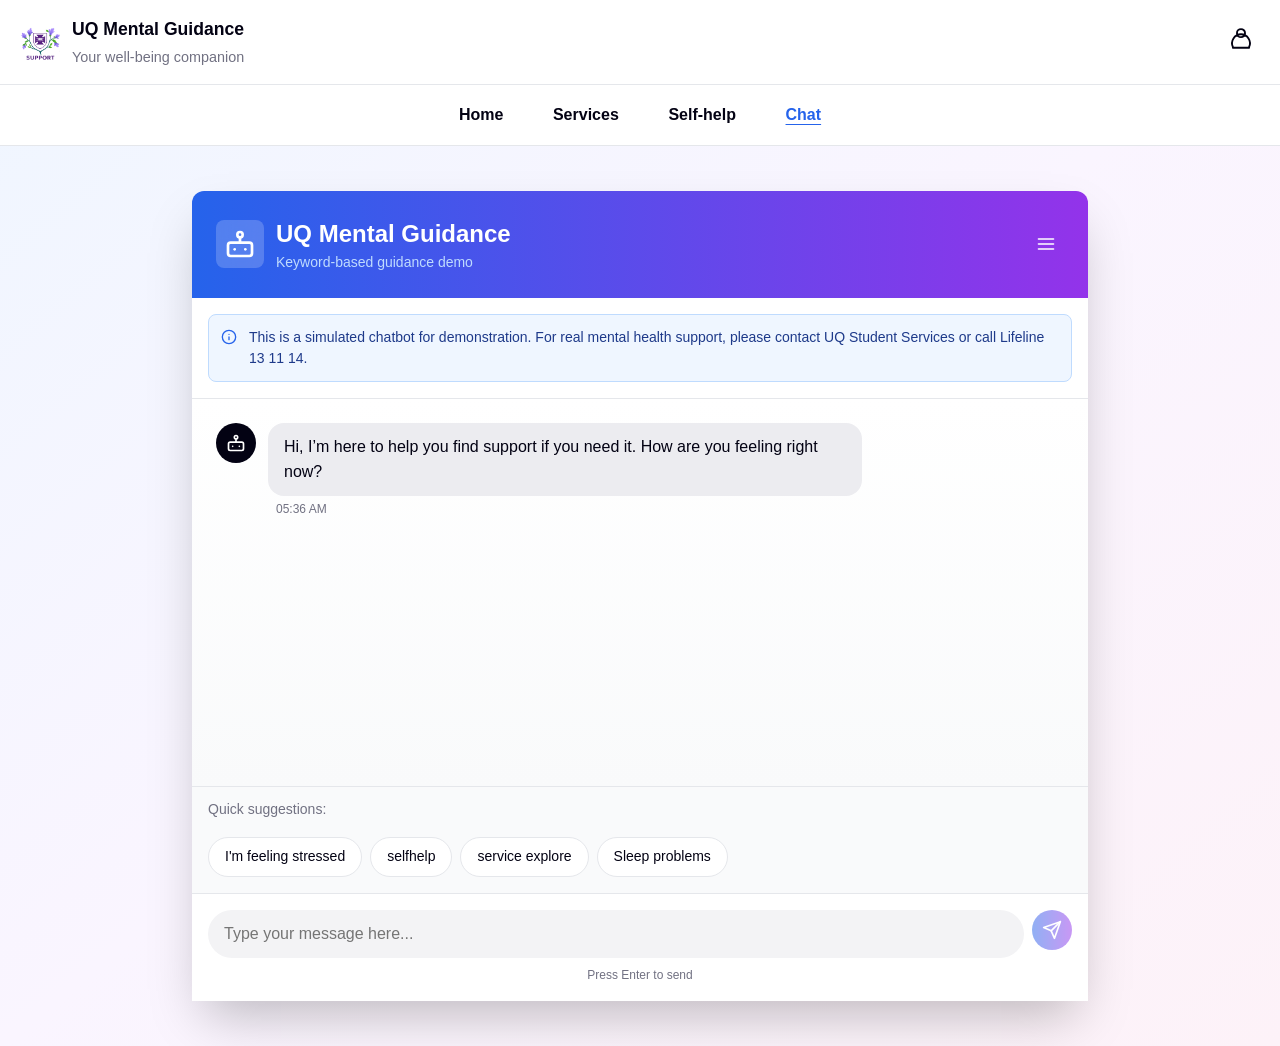
<file: Index.html>
<!DOCTYPE html>
<html lang="en">
    <head>
        <meta charset="UTF-8" />
        <meta
            name="viewport"
            content="width=device-width, initial-scale=1.0, maximum-scale=1.0, user-scalable=no"
        />
        <meta name="apple-mobile-web-app-capable" content="yes" />
        <meta
            name="apple-mobile-web-app-status-bar-style"
            content="black-translucent"
        />
        <title>UQ Mental Guidance - Chat Assistant</title>
        <link rel="stylesheet" href="./CSS/Style.css" />
    </head>

    <body>
        <style>
            :root {
                --indigo: #2563eb;
                --violet: #9333ea;
                --text: #030213;
                --muted: #717182;
                --border: #e5e7eb;
                --bgsoft: #f3f3f5;
            }
            .site-topbar {
                position: sticky;
                top: 0;
                z-index: 100;
                display: flex;
                align-items: center;
                justify-content: space-between;
                padding: 1rem 1.25rem;
                background: #fff;
                border-bottom: 1px solid var(--border);
            }
            .site-brand {
                display: flex;
                align-items: center;
                gap: 0.75rem;
            }
            .site-logo {
                width: 40px;
                height: 40px;
                border-radius: 10px;
                object-fit: cover;
            }
            .site-title {
                margin: 0;
                font-size: 1.1rem;
                color: var(--text);
                font-weight: 800;
            }
            .site-sub {
                margin: 0.15rem 0 0;
                color: var(--muted);
                font-size: 0.9rem;
            }
            .site-userbtn {
                background: 0 0;
                border: 0;
                cursor: pointer;
                padding: 0.35rem;
                border-radius: 9999px;
            }
            .site-userbtn:hover {
                background: var(--bgsoft);
            }
            .site-userbtn svg {
                width: 26px;
                height: 26px;
                stroke: var(--text);
            }
            .site-mainnav {
                position: sticky;
                top: 64px;
                z-index: 99; 
                display: flex;
                justify-content: center;
                gap: 2rem;
                background: #fff;
                border-bottom: 1px solid var(--border);
                padding: 0.7rem 0.75rem;
            }
            .site-mainnav a {
                text-decoration: none;
                font-weight: 700;
                color: var(--text);
                transition: color 0.15s ease;
            }
            .site-mainnav a:hover {
                color: var(--violet);
            }
            .site-mainnav a.is-active {
                color: var(--indigo);
            }
            @media (max-width: 640px) {
                .site-topbar {
                    padding: 0.8rem 0.9rem;
                }
                .site-mainnav {
                    gap: 1.25rem;
                    padding: 0.6rem 0.5rem;
                }
            }
        </style>

        <header class="site-topbar">
            <div class="site-brand">
                <img
                    src="./image/Logo.png"
                    alt="UQ Support Logo"
                    class="site-logo"
                />
                <div>
                    <h1 class="site-title">UQ Mental Guidance</h1>
                    <p class="site-sub">Your well-being companion</p>
                </div>
            </div>
            <button
                class="site-userbtn"
                aria-label="Sign in / Profile"
                onclick="location.href='./Support-Login.html'"
            >
                <svg
                    viewBox="0 0 24 24"
                    fill="none"
                    stroke-width="1.7"
                    stroke="currentColor"
                >
                    <path
                        stroke-linecap="round"
                        stroke-linejoin="round"
                        d="M15.75 7.5a3.75 3.75 0 11-7.5 0 3.75 3.75 0 017.5 0zM4.5 20.25a8.25 8.25 0 1115 0v.75H4.5v-.75z"
                    />
                </svg>
            </button>
        </header>
        <nav class="site-mainnav" id="siteMainNav">
            <a href="./Home.html" data-match="home.html">Home</a>
            <a href="./Services-Explore.html" data-match="services-explore.html"
                >Services</a
            >
            <a href="./Self-help.html" data-match="self-help.html">Self-help</a>
            <a href="./Index.html" data-match="index.html">Chat</a>
        </nav>
        <script>
            (function () {
                var path = (
                    location.pathname.split("/").pop() || ""
                ).toLowerCase();
                var links = document.querySelectorAll("#siteMainNav a");
                var matched = false;
                links.forEach(function (a) {
                    var key = (
                        a.getAttribute("data-match") || ""
                    ).toLowerCase();
                    if (key && path.indexOf(key) !== -1) {
                        a.classList.add("is-active");
                        a.setAttribute("aria-current", "page");
                        matched = true;
                    } else {
                        a.classList.remove("is-active");
                        a.removeAttribute("aria-current");
                    }
                });
                if (!matched) {
                    var home = document.querySelector(
                        '#siteMainNav a[data-match="home.html"]'
                    );
                    if (home) home.classList.add("is-active");
                }
            })();
        </script>
        <div class="app-container">
            <div class="chat-card">
                <div class="header">
                    <div class="header-content">
                        <div class="bot-icon-container">
                            <svg
                                class="bot-icon"
                                xmlns="http://www.w3.org/2000/svg"
                                viewBox="0 0 24 24"
                                fill="none"
                                stroke="currentColor"
                                stroke-width="2"
                                stroke-linecap="round"
                                stroke-linejoin="round"
                            >
                                <rect
                                    x="3"
                                    y="11"
                                    width="18"
                                    height="10"
                                    rx="2"
                                ></rect>
                                <circle cx="12" cy="5" r="2"></circle>
                                <path d="M12 7v4"></path>
                                <line x1="8" y1="16" x2="8" y2="16"></line>
                                <line x1="16" y1="16" x2="16" y2="16"></line>
                            </svg>
                        </div>
                        <div class="header-text">
                            <h1>UQ Mental Guidance</h1>
                            <p class="subtitle">Keyword-based guidance demo</p>
                        </div>
                    </div>
                    <button class="menu-button" aria-label="Menu">
                        <svg
                            xmlns="http://www.w3.org/2000/svg"
                            viewBox="0 0 24 24"
                            fill="none"
                            stroke="currentColor"
                            stroke-width="2"
                            stroke-linecap="round"
                            stroke-linejoin="round"
                        >
                            <line x1="3" y1="12" x2="21" y2="12"></line>
                            <line x1="3" y1="6" x2="21" y2="6"></line>
                            <line x1="3" y1="18" x2="21" y2="18"></line>
                        </svg>
                    </button>
                </div>
                <div class="info-alert-container">
                    <div class="info-alert">
                        <svg
                            class="info-icon"
                            xmlns="http://www.w3.org/2000/svg"
                            viewBox="0 0 24 24"
                            fill="none"
                            stroke="currentColor"
                            stroke-width="2"
                            stroke-linecap="round"
                            stroke-linejoin="round"
                        >
                            <circle cx="12" cy="12" r="10"></circle>
                            <line x1="12" y1="16" x2="12" y2="12"></line>
                            <line x1="12" y1="8" x2="12.01" y2="8"></line>
                        </svg>
                        <p>
                            This is a simulated chatbot for demonstration. For
                            real mental health support, please contact UQ
                            Student Services or call Lifeline 13 11 14.
                        </p>
                    </div>
                </div>
                <div class="messages-container" id="messagesContainer">
                </div>
                <div class="suggestions-container" id="suggestionsContainer">
                    <p class="suggestions-label">Quick suggestions:</p>
                    <div class="suggestions-chips" id="suggestionsChips">
                    </div>
                </div>
                <div class="input-area">
                    <div class="input-wrapper">
                        <input
                            type="text"
                            id="messageInput"
                            placeholder="Type your message here..."
                            class="message-input"
                            autocomplete="off"
                        />
                        <button
                            id="sendButton"
                            class="send-button"
                            aria-label="Send message"
                        >
                            <svg
                                xmlns="http://www.w3.org/2000/svg"
                                viewBox="0 0 24 24"
                                fill="none"
                                stroke="currentColor"
                                stroke-width="2"
                                stroke-linecap="round"
                                stroke-linejoin="round"
                            >
                                <line x1="22" y1="2" x2="11" y2="13"></line>
                                <polygon
                                    points="22 2 15 22 11 13 2 9 22 2"
                                ></polygon>
                            </svg>
                        </button>
                    </div>
                    <p class="input-hint">Press Enter to send</p>
                </div>
            </div>
        </div>
        <script src="./JS/Script.js"></script>
    </body>
</html>
</file>
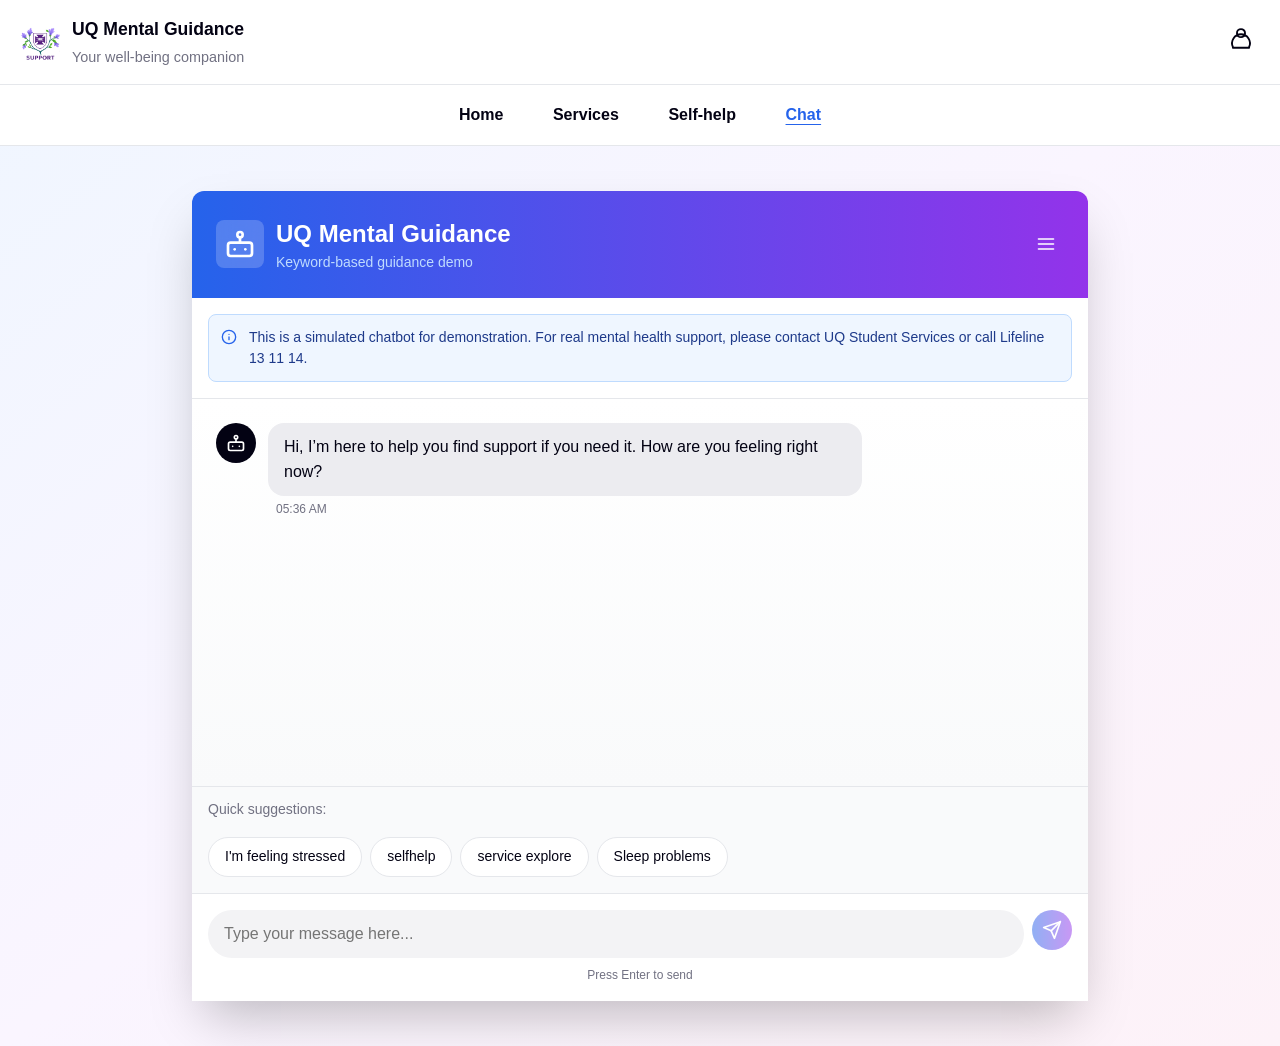
<file: HTML/Index.html>
<!DOCTYPE html>
<html lang="en">
    <head>
        <meta charset="UTF-8" />
        <meta
            name="viewport"
            content="width=device-width, initial-scale=1.0, maximum-scale=1.0, user-scalable=no"
        />
        <meta name="apple-mobile-web-app-capable" content="yes" />
        <meta
            name="apple-mobile-web-app-status-bar-style"
            content="black-translucent"
        />
        <title>UQ Mental Guidance - Chat Assistant</title>
        <link rel="stylesheet" href="../CSS/Style.css" />
    </head>

    <body>
        <style>
            :root {
                --indigo: #2563eb;
                --violet: #9333ea;
                --text: #030213;
                --muted: #717182;
                --border: #e5e7eb;
                --bgsoft: #f3f3f5;
            }
            .site-topbar {
                position: sticky;
                top: 0;
                z-index: 100;
                display: flex;
                align-items: center;
                justify-content: space-between;
                padding: 1rem 1.25rem;
                background: #fff;
                border-bottom: 1px solid var(--border);
            }
            .site-brand {
                display: flex;
                align-items: center;
                gap: 0.75rem;
            }
            .site-logo {
                width: 40px;
                height: 40px;
                border-radius: 10px;
                object-fit: cover;
            }
            .site-title {
                margin: 0;
                font-size: 1.1rem;
                color: var(--text);
                font-weight: 800;
            }
            .site-sub {
                margin: 0.15rem 0 0;
                color: var(--muted);
                font-size: 0.9rem;
            }
            .site-userbtn {
                background: 0 0;
                border: 0;
                cursor: pointer;
                padding: 0.35rem;
                border-radius: 9999px;
            }
            .site-userbtn:hover {
                background: var(--bgsoft);
            }
            .site-userbtn svg {
                width: 26px;
                height: 26px;
                stroke: var(--text);
            }
            .site-mainnav {
                position: sticky;
                top: 64px;
                z-index: 99; 
                display: flex;
                justify-content: center;
                gap: 2rem;
                background: #fff;
                border-bottom: 1px solid var(--border);
                padding: 0.7rem 0.75rem;
            }
            .site-mainnav a {
                text-decoration: none;
                font-weight: 700;
                color: var(--text);
                transition: color 0.15s ease;
            }
            .site-mainnav a:hover {
                color: var(--violet);
            }
            .site-mainnav a.is-active {
                color: var(--indigo);
            }
            @media (max-width: 640px) {
                .site-topbar {
                    padding: 0.8rem 0.9rem;
                }
                .site-mainnav {
                    gap: 1.25rem;
                    padding: 0.6rem 0.5rem;
                }
            }
        </style>

        <header class="site-topbar">
            <div class="site-brand">
                <img
                    src="../image/Logo.png"
                    alt="UQ Support Logo"
                    class="site-logo"
                />
                <div>
                    <h1 class="site-title">UQ Mental Guidance</h1>
                    <p class="site-sub">Your well-being companion</p>
                </div>
            </div>
            <button
                class="site-userbtn"
                aria-label="Sign in / Profile"
                onclick="location.href='./Support-Login.html'"
            >
                <svg
                    viewBox="0 0 24 24"
                    fill="none"
                    stroke-width="1.7"
                    stroke="currentColor"
                >
                    <path
                        stroke-linecap="round"
                        stroke-linejoin="round"
                        d="M15.75 7.5a3.75 3.75 0 11-7.5 0 3.75 3.75 0 017.5 0zM4.5 20.25a8.25 8.25 0 1115 0v.75H4.5v-.75z"
                    />
                </svg>
            </button>
        </header>
        <nav class="site-mainnav" id="siteMainNav">
            <a href="./Home.html" data-match="home.html">Home</a>
            <a href="./Services-Explore.html" data-match="services-explore.html"
                >Services</a
            >
            <a href="./Self-help.html" data-match="self-help.html">Self-help</a>
            <a href="./Index.html" data-match="index.html">Chat</a>
        </nav>
        <script>
            (function () {
                var path = (
                    location.pathname.split("/").pop() || ""
                ).toLowerCase();
                var links = document.querySelectorAll("#siteMainNav a");
                var matched = false;
                links.forEach(function (a) {
                    var key = (
                        a.getAttribute("data-match") || ""
                    ).toLowerCase();
                    if (key && path.indexOf(key) !== -1) {
                        a.classList.add("is-active");
                        a.setAttribute("aria-current", "page");
                        matched = true;
                    } else {
                        a.classList.remove("is-active");
                        a.removeAttribute("aria-current");
                    }
                });
                if (!matched) {
                    var home = document.querySelector(
                        '#siteMainNav a[data-match="home.html"]'
                    );
                    if (home) home.classList.add("is-active");
                }
            })();
        </script>
        <div class="app-container">
            <div class="chat-card">
                <div class="header">
                    <div class="header-content">
                        <div class="bot-icon-container">
                            <svg
                                class="bot-icon"
                                xmlns="http://www.w3.org/2000/svg"
                                viewBox="0 0 24 24"
                                fill="none"
                                stroke="currentColor"
                                stroke-width="2"
                                stroke-linecap="round"
                                stroke-linejoin="round"
                            >
                                <rect
                                    x="3"
                                    y="11"
                                    width="18"
                                    height="10"
                                    rx="2"
                                ></rect>
                                <circle cx="12" cy="5" r="2"></circle>
                                <path d="M12 7v4"></path>
                                <line x1="8" y1="16" x2="8" y2="16"></line>
                                <line x1="16" y1="16" x2="16" y2="16"></line>
                            </svg>
                        </div>
                        <div class="header-text">
                            <h1>UQ Mental Guidance</h1>
                            <p class="subtitle">Keyword-based guidance demo</p>
                        </div>
                    </div>
                    <button class="menu-button" aria-label="Menu">
                        <svg
                            xmlns="http://www.w3.org/2000/svg"
                            viewBox="0 0 24 24"
                            fill="none"
                            stroke="currentColor"
                            stroke-width="2"
                            stroke-linecap="round"
                            stroke-linejoin="round"
                        >
                            <line x1="3" y1="12" x2="21" y2="12"></line>
                            <line x1="3" y1="6" x2="21" y2="6"></line>
                            <line x1="3" y1="18" x2="21" y2="18"></line>
                        </svg>
                    </button>
                </div>
                <div class="info-alert-container">
                    <div class="info-alert">
                        <svg
                            class="info-icon"
                            xmlns="http://www.w3.org/2000/svg"
                            viewBox="0 0 24 24"
                            fill="none"
                            stroke="currentColor"
                            stroke-width="2"
                            stroke-linecap="round"
                            stroke-linejoin="round"
                        >
                            <circle cx="12" cy="12" r="10"></circle>
                            <line x1="12" y1="16" x2="12" y2="12"></line>
                            <line x1="12" y1="8" x2="12.01" y2="8"></line>
                        </svg>
                        <p>
                            This is a simulated chatbot for demonstration. For
                            real mental health support, please contact UQ
                            Student Services or call Lifeline 13 11 14.
                        </p>
                    </div>
                </div>
                <div class="messages-container" id="messagesContainer">
                </div>
                <div class="suggestions-container" id="suggestionsContainer">
                    <p class="suggestions-label">Quick suggestions:</p>
                    <div class="suggestions-chips" id="suggestionsChips">
                    </div>
                </div>
                <div class="input-area">
                    <div class="input-wrapper">
                        <input
                            type="text"
                            id="messageInput"
                            placeholder="Type your message here..."
                            class="message-input"
                            autocomplete="off"
                        />
                        <button
                            id="sendButton"
                            class="send-button"
                            aria-label="Send message"
                        >
                            <svg
                                xmlns="http://www.w3.org/2000/svg"
                                viewBox="0 0 24 24"
                                fill="none"
                                stroke="currentColor"
                                stroke-width="2"
                                stroke-linecap="round"
                                stroke-linejoin="round"
                            >
                                <line x1="22" y1="2" x2="11" y2="13"></line>
                                <polygon
                                    points="22 2 15 22 11 13 2 9 22 2"
                                ></polygon>
                            </svg>
                        </button>
                    </div>
                    <p class="input-hint">Press Enter to send</p>
                </div>
            </div>
        </div>
        <script src="../JS/Script.js"></script>
    </body>
</html>
</file>
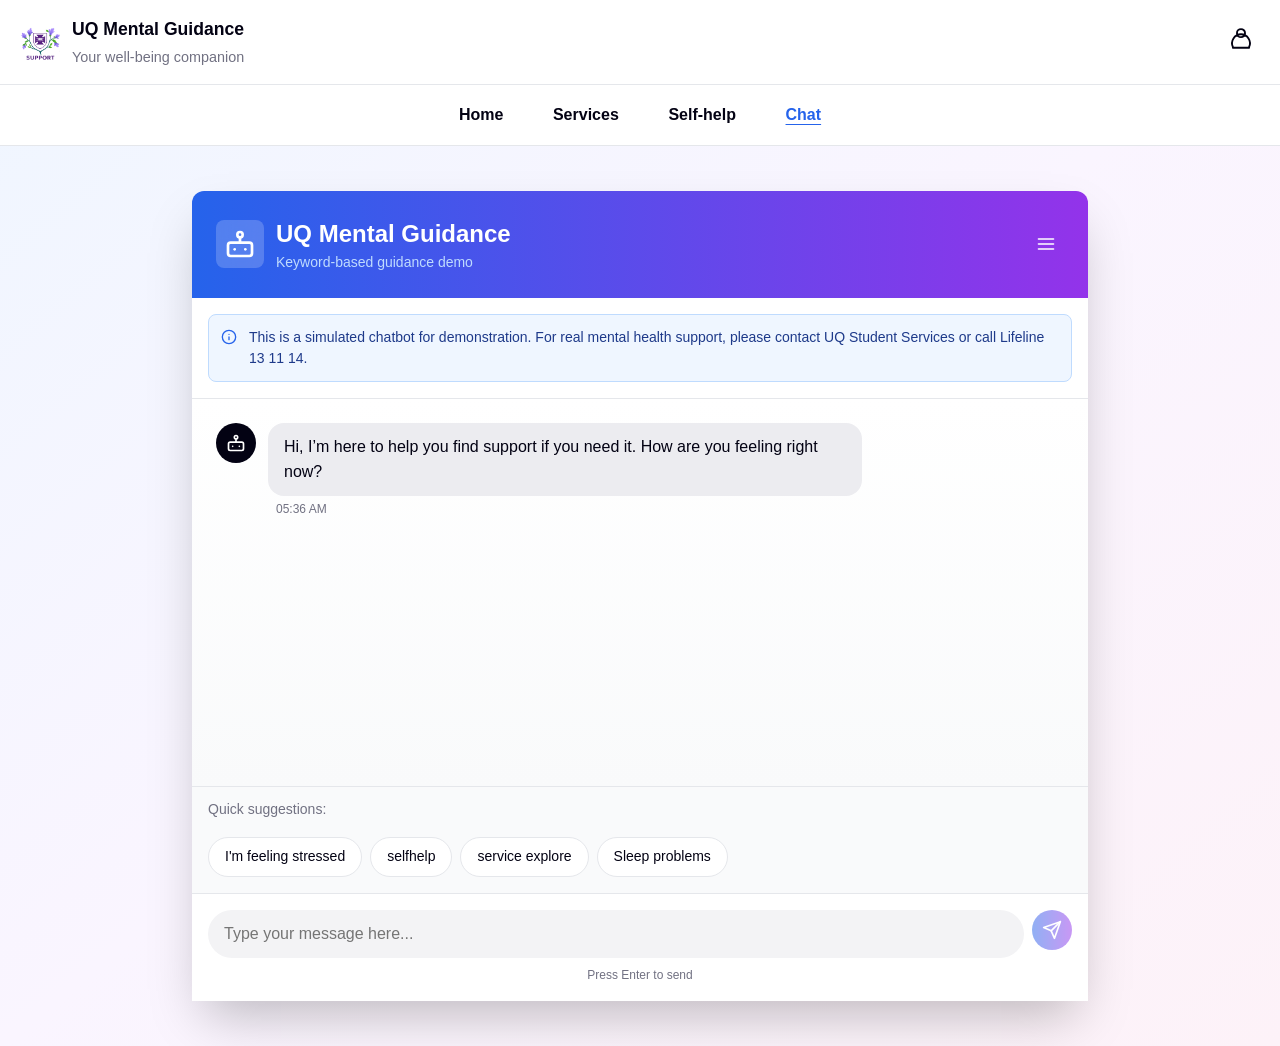
<file: Wellbeing-MVP/HTML/Index.html>
<!DOCTYPE html>
<html lang="en">
    <head>
        <meta charset="UTF-8" />
        <meta
            name="viewport"
            content="width=device-width, initial-scale=1.0, maximum-scale=1.0, user-scalable=no"
        />
        <meta name="apple-mobile-web-app-capable" content="yes" />
        <meta
            name="apple-mobile-web-app-status-bar-style"
            content="black-translucent"
        />
        <title>UQ Mental Guidance - Chat Assistant</title>
        <link rel="stylesheet" href="../CSS/Style.css" />
    </head>

    <body>
        <!-- ========= BEGIN: Global Header + Main Nav (paste at top of <body>) ========= -->
        <style>
            :root {
                --indigo: #2563eb;
                --violet: #9333ea;
                --text: #030213;
                --muted: #717182;
                --border: #e5e7eb;
                --bgsoft: #f3f3f5;
            }
            /* 顶部品牌栏（避免与你现有 .topbar 命名冲突，使用独立类名） */
            .site-topbar {
                position: sticky;
                top: 0;
                z-index: 100;
                display: flex;
                align-items: center;
                justify-content: space-between;
                padding: 1rem 1.25rem;
                background: #fff;
                border-bottom: 1px solid var(--border);
            }
            .site-brand {
                display: flex;
                align-items: center;
                gap: 0.75rem;
            }
            .site-logo {
                width: 40px;
                height: 40px;
                border-radius: 10px;
                object-fit: cover;
            }
            .site-title {
                margin: 0;
                font-size: 1.1rem;
                color: var(--text);
                font-weight: 800;
            }
            .site-sub {
                margin: 0.15rem 0 0;
                color: var(--muted);
                font-size: 0.9rem;
            }
            .site-userbtn {
                background: 0 0;
                border: 0;
                cursor: pointer;
                padding: 0.35rem;
                border-radius: 9999px;
            }
            .site-userbtn:hover {
                background: var(--bgsoft);
            }
            .site-userbtn svg {
                width: 26px;
                height: 26px;
                stroke: var(--text);
            }

            /* 第二行主导航 */
            .site-mainnav {
                position: sticky;
                top: 64px;
                z-index: 99; /* 紧跟在顶部栏下方 */
                display: flex;
                justify-content: center;
                gap: 2rem;
                background: #fff;
                border-bottom: 1px solid var(--border);
                padding: 0.7rem 0.75rem;
            }
            .site-mainnav a {
                text-decoration: none;
                font-weight: 700;
                color: var(--text);
                transition: color 0.15s ease;
            }
            .site-mainnav a:hover {
                color: var(--violet);
            }
            .site-mainnav a.is-active {
                color: var(--indigo);
            }

            /* 小屏优化 */
            @media (max-width: 640px) {
                .site-topbar {
                    padding: 0.8rem 0.9rem;
                }
                .site-mainnav {
                    gap: 1.25rem;
                    padding: 0.6rem 0.5rem;
                }
            }
        </style>

        <header class="site-topbar">
            <div class="site-brand">
                <img
                    src="../image/Logo.png"
                    alt="UQ Support Logo"
                    class="site-logo"
                />
                <div>
                    <h1 class="site-title">UQ Mental Guidance</h1>
                    <p class="site-sub">Your well-being companion</p>
                </div>
            </div>
            <!-- 用户按钮：点击去登录页（login页本身不要粘贴本模板） -->
            <button
                class="site-userbtn"
                aria-label="Sign in / Profile"
                onclick="location.href='./Support-Login.html'"
            >
                <svg
                    viewBox="0 0 24 24"
                    fill="none"
                    stroke-width="1.7"
                    stroke="currentColor"
                >
                    <path
                        stroke-linecap="round"
                        stroke-linejoin="round"
                        d="M15.75 7.5a3.75 3.75 0 11-7.5 0 3.75 3.75 0 017.5 0zM4.5 20.25a8.25 8.25 0 1115 0v.75H4.5v-.75z"
                    />
                </svg>
            </button>
        </header>

        <nav class="site-mainnav" id="siteMainNav">
            <a href="./Home.html" data-match="home.html">Home</a>
            <a href="./Services-Explore.html" data-match="services-explore.html"
                >Services</a
            >
            <a href="./Self-help.html" data-match="self-help.html">Self-help</a>
            <a href="./Index.html" data-match="index.html">Chat</a>
        </nav>

        <script>
            (function () {
                // 根据当前 URL 自动高亮
                var path = (
                    location.pathname.split("/").pop() || ""
                ).toLowerCase();
                // 兼容没有 Home.html 时，把其它页面都当作“非 Home”，仅当匹配到 home.html 才点亮 Home
                var links = document.querySelectorAll("#siteMainNav a");
                var matched = false;
                links.forEach(function (a) {
                    var key = (
                        a.getAttribute("data-match") || ""
                    ).toLowerCase();
                    if (key && path.indexOf(key) !== -1) {
                        a.classList.add("is-active");
                        a.setAttribute("aria-current", "page");
                        matched = true;
                    } else {
                        a.classList.remove("is-active");
                        a.removeAttribute("aria-current");
                    }
                });
                // 若未匹配任何具体页，默认高亮 Home（例如站点根路径或自定义首页）
                if (!matched) {
                    var home = document.querySelector(
                        '#siteMainNav a[data-match="home.html"]'
                    );
                    if (home) home.classList.add("is-active");
                }
            })();
        </script>
        <!-- ========= END: Global Header + Main Nav ========= -->

        <div class="app-container">
            <div class="chat-card">
                <!-- Header -->
                <div class="header">
                    <div class="header-content">
                        <div class="bot-icon-container">
                            <svg
                                class="bot-icon"
                                xmlns="http://www.w3.org/2000/svg"
                                viewBox="0 0 24 24"
                                fill="none"
                                stroke="currentColor"
                                stroke-width="2"
                                stroke-linecap="round"
                                stroke-linejoin="round"
                            >
                                <rect
                                    x="3"
                                    y="11"
                                    width="18"
                                    height="10"
                                    rx="2"
                                ></rect>
                                <circle cx="12" cy="5" r="2"></circle>
                                <path d="M12 7v4"></path>
                                <line x1="8" y1="16" x2="8" y2="16"></line>
                                <line x1="16" y1="16" x2="16" y2="16"></line>
                            </svg>
                        </div>
                        <div class="header-text">
                            <h1>UQ Mental Guidance</h1>
                            <p class="subtitle">Keyword-based guidance demo</p>
                        </div>
                    </div>
                    <button class="menu-button" aria-label="Menu">
                        <svg
                            xmlns="http://www.w3.org/2000/svg"
                            viewBox="0 0 24 24"
                            fill="none"
                            stroke="currentColor"
                            stroke-width="2"
                            stroke-linecap="round"
                            stroke-linejoin="round"
                        >
                            <line x1="3" y1="12" x2="21" y2="12"></line>
                            <line x1="3" y1="6" x2="21" y2="6"></line>
                            <line x1="3" y1="18" x2="21" y2="18"></line>
                        </svg>
                    </button>
                </div>

                <!-- Info Alert -->
                <div class="info-alert-container">
                    <div class="info-alert">
                        <svg
                            class="info-icon"
                            xmlns="http://www.w3.org/2000/svg"
                            viewBox="0 0 24 24"
                            fill="none"
                            stroke="currentColor"
                            stroke-width="2"
                            stroke-linecap="round"
                            stroke-linejoin="round"
                        >
                            <circle cx="12" cy="12" r="10"></circle>
                            <line x1="12" y1="16" x2="12" y2="12"></line>
                            <line x1="12" y1="8" x2="12.01" y2="8"></line>
                        </svg>
                        <p>
                            This is a simulated chatbot for demonstration. For
                            real mental health support, please contact UQ
                            Student Services or call Lifeline 13 11 14.
                        </p>
                    </div>
                </div>

                <!-- Messages Area -->
                <div class="messages-container" id="messagesContainer">
                    <!-- Messages will be dynamically added here -->
                </div>

                <!-- Suggestions -->
                <div class="suggestions-container" id="suggestionsContainer">
                    <p class="suggestions-label">Quick suggestions:</p>
                    <div class="suggestions-chips" id="suggestionsChips">
                        <!-- Suggestion chips will be added here -->
                    </div>
                </div>

                <!-- Input Area -->
                <div class="input-area">
                    <div class="input-wrapper">
                        <input
                            type="text"
                            id="messageInput"
                            placeholder="Type your message here..."
                            class="message-input"
                            autocomplete="off"
                        />
                        <button
                            id="sendButton"
                            class="send-button"
                            aria-label="Send message"
                        >
                            <svg
                                xmlns="http://www.w3.org/2000/svg"
                                viewBox="0 0 24 24"
                                fill="none"
                                stroke="currentColor"
                                stroke-width="2"
                                stroke-linecap="round"
                                stroke-linejoin="round"
                            >
                                <line x1="22" y1="2" x2="11" y2="13"></line>
                                <polygon
                                    points="22 2 15 22 11 13 2 9 22 2"
                                ></polygon>
                            </svg>
                        </button>
                    </div>
                    <p class="input-hint">Press Enter to send</p>
                </div>
            </div>
        </div>

        <script src="../JS/Script.js"></script>
    </body>
</html>
</file>
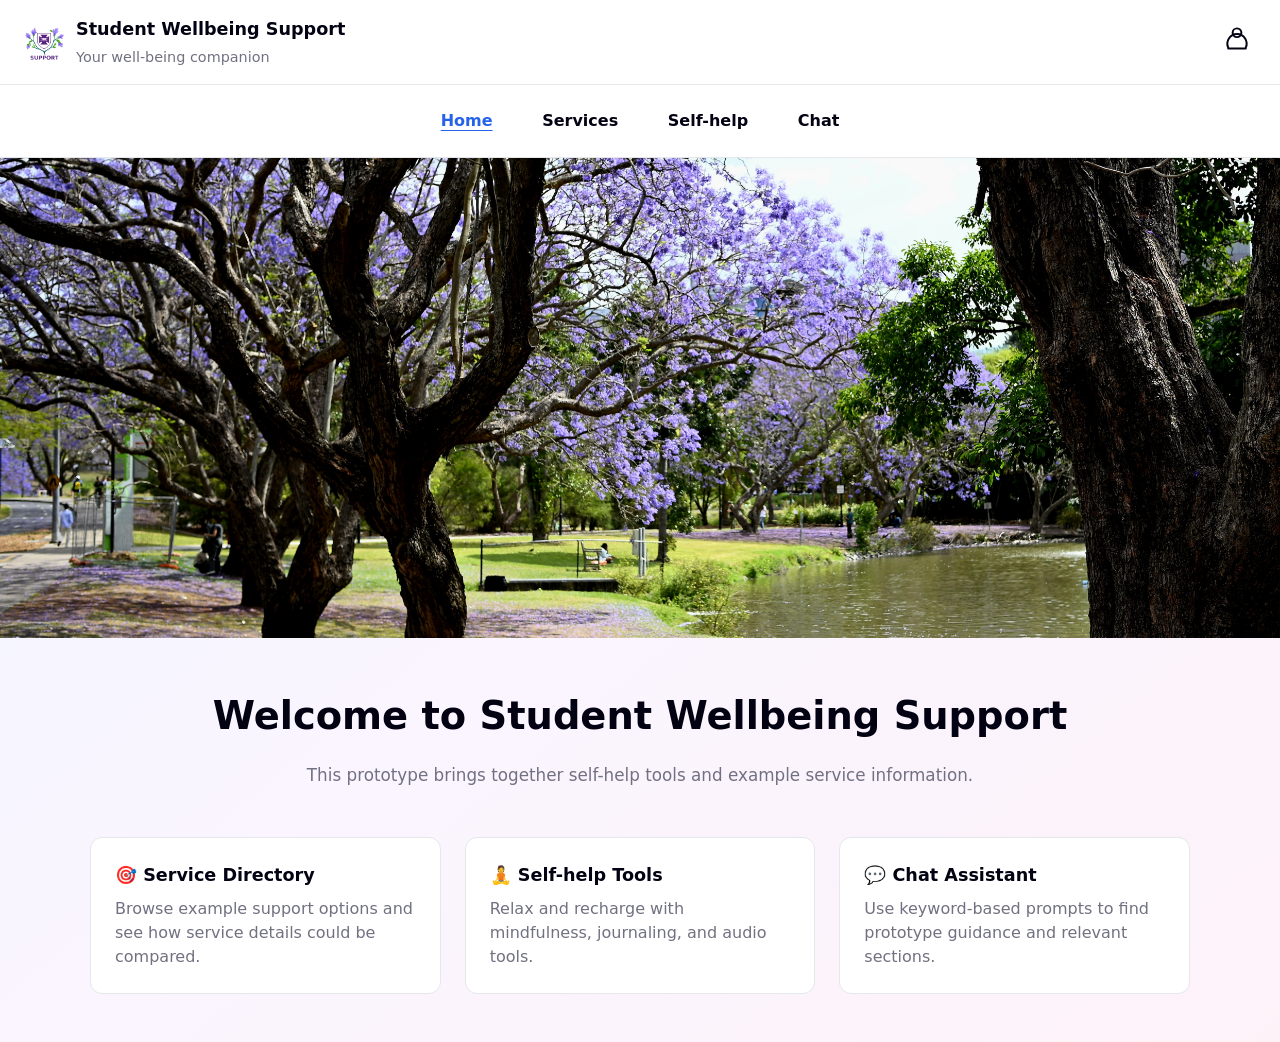
<file: Home.html>
<!DOCTYPE html>
<html lang="en">
    <head>
        <meta charset="UTF-8" />
        <meta name="viewport" content="width=device-width, initial-scale=1.0" />
        <title>Student Wellbeing Support — Home</title>
        <link rel="stylesheet" href="./CSS/home.css" />
        <style>
            :root {
                --indigo: #2563eb;
                --violet: #9333ea;
                --text: #030213;
                --muted: #717182;
                --bg-soft: #f3f3f5;
                --border: #e5e7eb;
            }

            body {
                background: linear-gradient(
                    to bottom right,
                    #eff6ff,
                    #faf5ff,
                    #fdf2f8
                );
                margin: 0;
                font-family: system-ui, -apple-system, "Segoe UI", Roboto,
                    sans-serif;
                color: var(--text);
            }

            .topbar {
                display: flex;
                align-items: center;
                justify-content: space-between;
                padding: 1rem 1.5rem;
                background: #fff;
                border-bottom: 1px solid var(--border);
                position: sticky;
                top: 0;
                z-index: 50;
            }

            .brand {
                display: flex;
                align-items: center;
                gap: 0.75rem;
            }

            .logo {
                width: 40px;
                height: 40px;
                border-radius: 10px;
                object-fit: cover;
            }

            .titles h1 {
                font-size: 1.1rem;
                margin: 0;
                color: var(--text);
            }

            .subtitle {
                margin: 0.15rem 0 0;
                color: var(--muted);
                font-size: 0.9rem;
            }

            .user-btn {
                background: none;
                border: none;
                cursor: pointer;
                padding: 0.3rem;
                border-radius: 50%;
                transition: background 0.2s;
            }

            .user-btn:hover {
                background: var(--bg-soft);
            }

            .user-btn svg {
                width: 28px;
                height: 28px;
                stroke: var(--text);
            }

            .site-mainnav {
                display: flex;
                justify-content: center;
                gap: 2rem;
                background: #fff;
                border-bottom: 1px solid var(--border);
                padding: 0.75rem 0;
            }

            .site-mainnav a {
                text-decoration: none;
                color: var(--text);
                font-weight: 600;
                transition: color 0.2s ease;
            }

            .site-mainnav a:hover {
                color: var(--violet);
            }

            .site-mainnav a.is-active {
                color: var(--indigo);
            }

            .hero-image {
                width: 100%;
                height: 480px;
                overflow: hidden;
            }

            .hero-banner {
                width: 100%;
                height: 100%;
                object-fit: cover;
                display: block;
            }

            .hero-content {
                max-width: 900px;
                margin: 3rem auto;
                text-align: center;
                padding: 0 1.5rem;
            }

            .hero-content h1 {
                font-size: clamp(1.8rem, 3vw, 2.4rem);
                color: #030213;
                margin-bottom: 1rem;
            }

            .hero-content p {
                color: #717182;
                font-size: 1.05rem;
                line-height: 1.6;
                margin-bottom: 2rem;
            }

            .services {
                display: grid;
                grid-template-columns: repeat(auto-fit, minmax(260px, 1fr));
                gap: 1.5rem;
                padding: 0 2rem 3rem;
                max-width: 1100px;
                margin: 0 auto;
            }

            .service {
                background: #fff;
                border: 1px solid #e5e7eb;
                border-radius: 12px;
                padding: 1.5rem;
                transition: transform 0.2s ease, box-shadow 0.2s ease;
                cursor: pointer;
                text-decoration: none;
                color: var(--text);
            }

            .service:hover {
                transform: translateY(-4px);
                box-shadow: 0 10px 24px -12px rgba(0, 0, 0, 0.15);
            }

            .service h3 {
                margin: 0 0 0.5rem;
                font-size: 1.1rem;
                color: #030213;
            }

            .service p {
                color: #717182;
                line-height: 1.5;
                margin: 0;
            }
        </style>
    </head>

    <body>
        <header class="topbar">
            <div class="brand">
                <img
                    src="./image/Logo.png"
                    alt="UQ Support Logo"
                    class="logo"
                />
                <div class="titles">
                    <h1>Student Wellbeing Support</h1>
                    <p class="subtitle">Your well-being companion</p>
                </div>
            </div>
            <button
                class="user-btn"
                onclick="location.href='./Support-Login.html'"
            >
                <svg
                    xmlns="http://www.w3.org/2000/svg"
                    fill="none"
                    viewBox="0 0 24 24"
                    stroke-width="1.7"
                    stroke="currentColor"
                >
                    <path
                        stroke-linecap="round"
                        stroke-linejoin="round"
                        d="M15.75 7.5a3.75 3.75 0 11-7.5 0 3.75 3.75 0 017.5 0zM4.5 20.25a8.25 8.25 0 1115 0v.75H4.5v-.75z"
                    />
                </svg>
            </button>
        </header>

        <nav class="site-mainnav" aria-label="Main navigation">
            <a href="./Home.html" data-match="home.html">Home</a>
            <a href="./Services-Explore.html">Services</a>
            <a href="./Self-help.html">Self-help</a>
            <a href="./Index.html">Chat</a>
        </nav>

        <div class="hero-image">
            <img
                src="./image/home.png"
                alt="Student Wellbeing Support Main Banner"
                class="hero-banner"
            />
        </div>

        <div class="hero-content">
            <h1>Welcome to Student Wellbeing Support</h1>
            <p>This prototype brings together self-help tools and example service information.</p>
        </div>

        <div class="services">
            <a href="./Services-Explore.html" class="service">
                <h3>🎯 Service Directory</h3>
                <p>
                    Browse example support options and see how service details could be compared.
                </p>
            </a>
            <a href="./Self-help.html" class="service">
                <h3>🧘 Self-help Tools</h3>
                <p>
                    Relax and recharge with mindfulness, journaling, and audio
                    tools.
                </p>
            </a>
            <a href="./Index.html" class="service">
                <h3>💬 Chat Assistant</h3>
                <p>Use keyword-based prompts to find prototype guidance and relevant sections.</p>
            </a>
        </div>
        <script>
            (() => {
                const page = (location.pathname.split("/").pop() || "Home.html").toLowerCase();
                document.querySelectorAll(".site-mainnav a").forEach(link => {
                    const active = link.getAttribute("href").toLowerCase().endsWith(page);
                    link.classList.toggle("is-active", active);
                    if (active) link.setAttribute("aria-current", "page");
                    else link.removeAttribute("aria-current");
                });
            })();
        </script>
    </body>
</html>
</file>
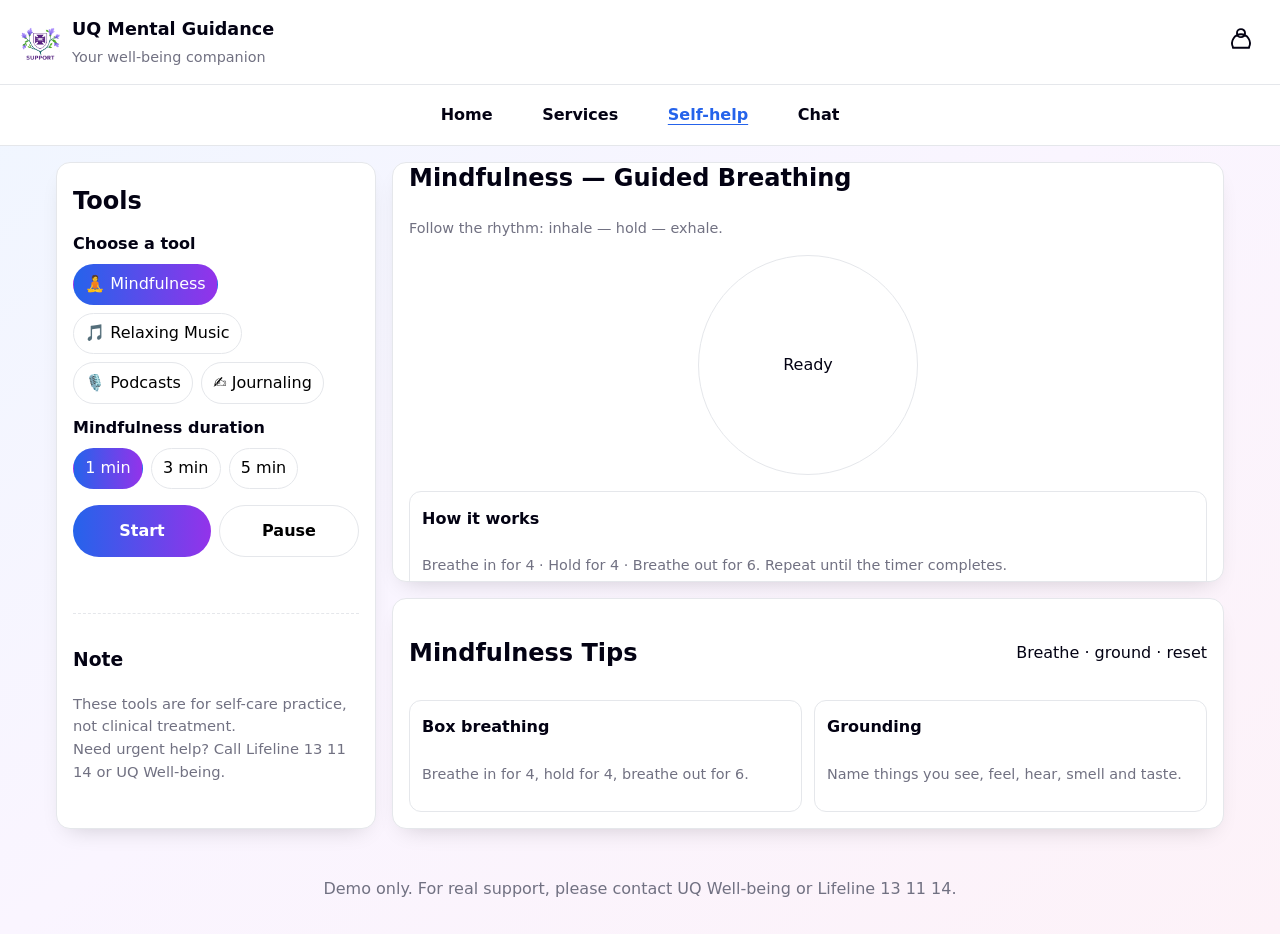
<file: Self-help.html>
<!DOCTYPE html>
<html lang="en">
    <head>
        <meta charset="UTF-8" />
        <meta
            name="viewport"
            content="width=device-width, initial-scale=1.0, maximum-scale=1.0"
        />
        <title>UQ Mental Guidance — Self-Help Tools</title>
        <link rel="stylesheet" href="./CSS/services-explore.css" />
    </head>
    <body>
        <style>
            :root {
                --indigo: #2563eb;
                --violet: #9333ea;
                --text: #030213;
                --muted: #717182;
                --border: #e5e7eb;
                --bgsoft: #f3f3f5;
            }
            .site-topbar {
                position: sticky;
                top: 0;
                z-index: 100;
                display: flex;
                align-items: center;
                justify-content: space-between;
                padding: 1rem 1.25rem;
                background: #fff;
                border-bottom: 1px solid var(--border);
            }
            .site-brand {
                display: flex;
                align-items: center;
                gap: 0.75rem;
            }
            .site-logo {
                width: 40px;
                height: 40px;
                border-radius: 10px;
                object-fit: cover;
            }
            .site-title {
                margin: 0;
                font-size: 1.1rem;
                color: var(--text);
                font-weight: 800;
            }
            .site-sub {
                margin: 0.15rem 0 0;
                color: var(--muted);
                font-size: 0.9rem;
            }
            .site-userbtn {
                background: 0 0;
                border: 0;
                cursor: pointer;
                padding: 0.35rem;
                border-radius: 9999px;
            }
            .site-userbtn:hover {
                background: var(--bgsoft);
            }
            .site-userbtn svg {
                width: 26px;
                height: 26px;
                stroke: var(--text);
            }

            .site-mainnav {
                position: sticky;
                top: 64px;
                z-index: 99;
                display: flex;
                justify-content: center;
                gap: 2rem;
                background: #fff;
                border-bottom: 1px solid var(--border);
                padding: 0.7rem 0.75rem;
            }
            .site-mainnav a {
                text-decoration: none;
                font-weight: 700;
                color: var(--text);
                transition: color 0.15s ease;
            }
            .site-mainnav a:hover {
                color: var(--violet);
            }
            .site-mainnav a.is-active {
                color: var(--indigo);
            }

            @media (max-width: 640px) {
                .site-topbar {
                    padding: 0.8rem 0.9rem;
                }
                .site-mainnav {
                    gap: 1.25rem;
                    padding: 0.6rem 0.5rem;
                }
            }
        </style>

        <header class="site-topbar">
            <div class="site-brand">
                <img
                    src="./image/Logo.png"
                    alt="UQ Support Logo"
                    class="site-logo"
                />
                <div>
                    <h1 class="site-title">UQ Mental Guidance</h1>
                    <p class="site-sub">Your well-being companion</p>
                </div>
            </div>
            <button
                class="site-userbtn"
                aria-label="Sign in / Profile"
                onclick="location.href='./Support-Login.html'"
            >
                <svg
                    viewBox="0 0 24 24"
                    fill="none"
                    stroke-width="1.7"
                    stroke="currentColor"
                >
                    <path
                        stroke-linecap="round"
                        stroke-linejoin="round"
                        d="M15.75 7.5a3.75 3.75 0 11-7.5 0 3.75 3.75 0 017.5 0zM4.5 20.25a8.25 8.25 0 1115 0v.75H4.5v-.75z"
                    />
                </svg>
            </button>
        </header>

        <nav class="site-mainnav" id="siteMainNav">
            <a href="./Home.html" data-match="home.html">Home</a>
            <a href="./Services-Explore.html" data-match="services-explore.html"
                >Services</a
            >
            <a href="./Self-help.html" data-match="self-help.html">Self-help</a>
            <a href="./Index.html" data-match="index.html">Chat</a>
        </nav>

        <script>
            (function () {
                var path = (
                    location.pathname.split("/").pop() || ""
                ).toLowerCase();
                var links = document.querySelectorAll("#siteMainNav a");
                var matched = false;
                links.forEach(function (a) {
                    var key = (
                        a.getAttribute("data-match") || ""
                    ).toLowerCase();
                    if (key && path.indexOf(key) !== -1) {
                        a.classList.add("is-active");
                        a.setAttribute("aria-current", "page");
                        matched = true;
                    } else {
                        a.classList.remove("is-active");
                        a.removeAttribute("aria-current");
                    }
                });
                if (!matched) {
                    var home = document.querySelector(
                        '#siteMainNav a[data-match="home.html"]'
                    );
                    if (home) home.classList.add("is-active");
                }
            })();
        </script>
        <main class="layout" role="main">
            <aside class="filters" aria-labelledby="selfhelp-title">
                <h2 id="selfhelp-title">Tools</h2>
                <div class="filter-group">
                    <span class="filter-label">Choose a tool</span>
                    <div
                        class="chips"
                        id="toolTabs"
                        role="tablist"
                        aria-label="Self-help tools"
                    >
                        <button
                            class="chip active"
                            role="tab"
                            aria-selected="true"
                            aria-controls="panel-mindfulness"
                            id="tab-mindfulness"
                        >
                            🧘 Mindfulness
                        </button>
                        <button
                            class="chip"
                            role="tab"
                            aria-selected="false"
                            aria-controls="panel-music"
                            id="tab-music"
                        >
                            🎵 Relaxing Music
                        </button>
                        <button
                            class="chip"
                            role="tab"
                            aria-selected="false"
                            aria-controls="panel-podcasts"
                            id="tab-podcasts"
                        >
                            🎙️ Podcasts
                        </button>
                        <button
                            class="chip"
                            role="tab"
                            aria-selected="false"
                            aria-controls="panel-journaling"
                            id="tab-journaling"
                        >
                            ✍️ Journaling
                        </button>
                    </div>
                </div>
                <div class="filter-group" aria-labelledby="duration-title">
                    <span class="filter-label" id="duration-title"
                        >Mindfulness duration</span
                    >
                    <div class="chips" id="durationChips">
                        <button class="chip active" data-minutes="1">
                            1 min
                        </button>
                        <button class="chip" data-minutes="3">3 min</button>
                        <button class="chip" data-minutes="5">5 min</button>
                    </div>
                </div>
                <div class="filter-actions">
                    <button type="button" id="primaryAction" class="primary-btn">
                        Start
                    </button>
                    <button type="button" id="secondaryAction" class="secondary-btn">
                        Pause
                    </button>
                </div>
                <p id="toolStatus" class="interaction-status" role="status" aria-live="polite"></p>
                <div class="legend" role="note" aria-label="Safety note">
                    <h3>Note</h3>
                    <ul>
                        <li>
                            These tools are for self-care practice, not clinical
                            treatment.
                        </li>
                        <li>
                            Need urgent help? Call Lifeline 13 11 14 or UQ
                            Well-being.
                        </li>
                    </ul>
                </div>
            </aside>

            <section class="content" aria-live="polite">
                <div
                    class="map-wrap"
                    style="
                        display: flex;
                        align-items: center;
                        justify-content: center;
                    "
                >
                    <div
                        id="panel-mindfulness"
                        role="tabpanel"
                        aria-labelledby="tab-mindfulness"
                        style="width: 100%; padding: 1rem"
                    >
                        <h2>Mindfulness — Guided Breathing</h2>
                        <p class="subtitle">
                            Follow the rhythm: inhale — hold — exhale.
                        </p>

                        <div
                            id="breathingVisual"
                            style="
                                width: 220px;
                                height: 220px;
                                border-radius: 50%;
                                border: 1px solid var(--border);
                                display: flex;
                                align-items: center;
                                justify-content: center;
                                margin: 1rem auto;
                                background: #fff;
                            "
                        >
                            <span id="breathingLabel" class="meta" role="status" aria-live="polite">Ready</span>
                        </div>

                        <ul class="cards" style="grid-template-columns: 1fr">
                            <li class="card">
                                <h3>How it works</h3>
                                <p class="meta">
                                    Breathe in for 4 · Hold for 4 · Breathe out
                                    for 6. Repeat until the timer completes.
                                </p>
                            </li>
                        </ul>
                    </div>

                    <div
                        id="panel-music"
                        role="tabpanel"
                        aria-labelledby="tab-music"
                        style="width: 100%; padding: 1rem"
                    >
                        <h2>Relaxing Music</h2>
                        <p class="subtitle">
                            Pick a track and focus softly on the sound.
                        </p>

                        <ul class="cards" id="musicList">
                            <li class="card">
                                <h3>Ocean Waves</h3>
                                <p class="meta">2:30 · ambient</p>
                                <audio
                                    controls
                                    preload="metadata"
                                    style="width: 100%"
                                >
                                    <source
                                        src="./audio/audio.mp3"
                                        type="audio/mpeg"
                                    />

                                    />
                                </audio>
                            </li>
                            <li class="card">
                                <h3>Soft Piano</h3>
                                <p class="meta">3:10 · piano</p>
                                <audio
                                    controls
                                    preload="metadata"
                                    style="width: 100%"
                                >
                                    <source
                                        src="./audio/audio.mp3"
                                        type="audio/mpeg"
                                    />

                                    />
                                </audio>
                            </li>
                            <li class="card">
                                <h3>Forest Night</h3>
                                <p class="meta">2:45 · nature</p>
                                <audio
                                    controls
                                    preload="metadata"
                                    style="width: 100%"
                                >
                                    <source
                                        src="./audio/audio.mp3"
                                        type="audio/mpeg"
                                    />

                                    />
                                </audio>
                            </li>
                        </ul>
                    </div>

                    <div
                        id="panel-podcasts"
                        role="tabpanel"
                        aria-labelledby="tab-podcasts"
                        style="width: 100%; padding: 1rem"
                    >
                        <h2>Well-being Podcasts</h2>
                        <p class="subtitle">
                            Short episodes to learn techniques and perspectives.
                        </p>

                        <ul class="cards" id="podcastList">
                            <li class="card">
                                <h3>Mini-Guide: Grounding (5')</h3>
                                <p class="meta">
                                    A quick 5-4-3-2-1 grounding walk-through.
                                </p>
                                <audio
                                    controls
                                    preload="metadata"
                                    style="width: 100%"
                                >
                                    <source
                                        src="./audio/audio2.mp3"
                                        type="audio/mpeg"
                                    />

                                    />
                                </audio>
                            </li>
                            <li class="card">
                                <h3>Study Stress Reset (7')</h3>
                                <p class="meta">
                                    A brief body scan for exam weeks.
                                </p>
                                <audio
                                    controls
                                    preload="metadata"
                                    style="width: 100%"
                                >
                                    <source
                                        src="./audio/audio2.mp3"
                                        type="audio/mpeg"
                                    />

                                    />
                                </audio>
                            </li>
                        </ul>
                    </div>

                    <div
                        id="panel-journaling"
                        role="tabpanel"
                        aria-labelledby="tab-journaling"
                        style="width: 100%; padding: 1rem"
                    >
                        <h2>Journaling</h2>
                        <p class="subtitle">
                            Write privately on this device. Notes stay in this browser and are not uploaded.
                        </p>

                        <ul class="cards" style="grid-template-columns: 1fr">
                            <li class="card">
                                <h3>Today's entry</h3>
                                <div
                                    class="meta"
                                    style="margin: 0.25rem 0 0.5rem"
                                >
                                    Prompt: Whats one thing I can control right
                                    now?
                                </div>
                                <label for="journalInput">Your note</label>
                                <textarea
                                    id="journalInput"
                                    rows="6"
                                    style="
                                        width: 100%;
                                        padding: 0.75rem;
                                        border: 1px solid var(--border);
                                        border-radius: 10px;
                                        background: #fafafa;
                                    "
                                ></textarea>
                                <p id="journalStatus" class="interaction-status" role="status" aria-live="polite"></p>
                                <div
                                    style="
                                        display: flex;
                                        gap: 0.5rem;
                                        margin-top: 0.75rem;
                                    "
                                >
                                    <button
                                        id="saveJournalBtn"
                                        class="primary-btn"
                                        style="flex: 1"
                                    >
                                        Save Entry
                                    </button>
                                    <button
                                        id="clearJournalBtn"
                                        class="secondary-btn"
                                        style="flex: 1"
                                    >
                                        Clear
                                    </button>
                                </div>
                            </li>
                            <li class="card">
                                <h3>Previous entries</h3>
                                <ul
                                    id="journalList"
                                    class="journal-list"
                                    aria-live="polite"
                                ></ul>
                            </li>
                        </ul>
                    </div>
                </div>
                <div class="results">
                    <div class="results-head">
                        <h2 id="tipsTitle">Tips</h2>
                        <span id="tipsCount" class="meta"
                            >Short, practical guidance</span
                        >
                    </div>
                    <ul class="cards" id="tipsList"></ul>
                </div>
            </section>
        </main>

        <footer class="footer">
            <p>
                Demo only. For real support, please contact UQ Well-being or
                Lifeline 13 11 14.
            </p>
        </footer>

        <script src="./JS/self-help.js"></script>
    </body>
</html>
</file>
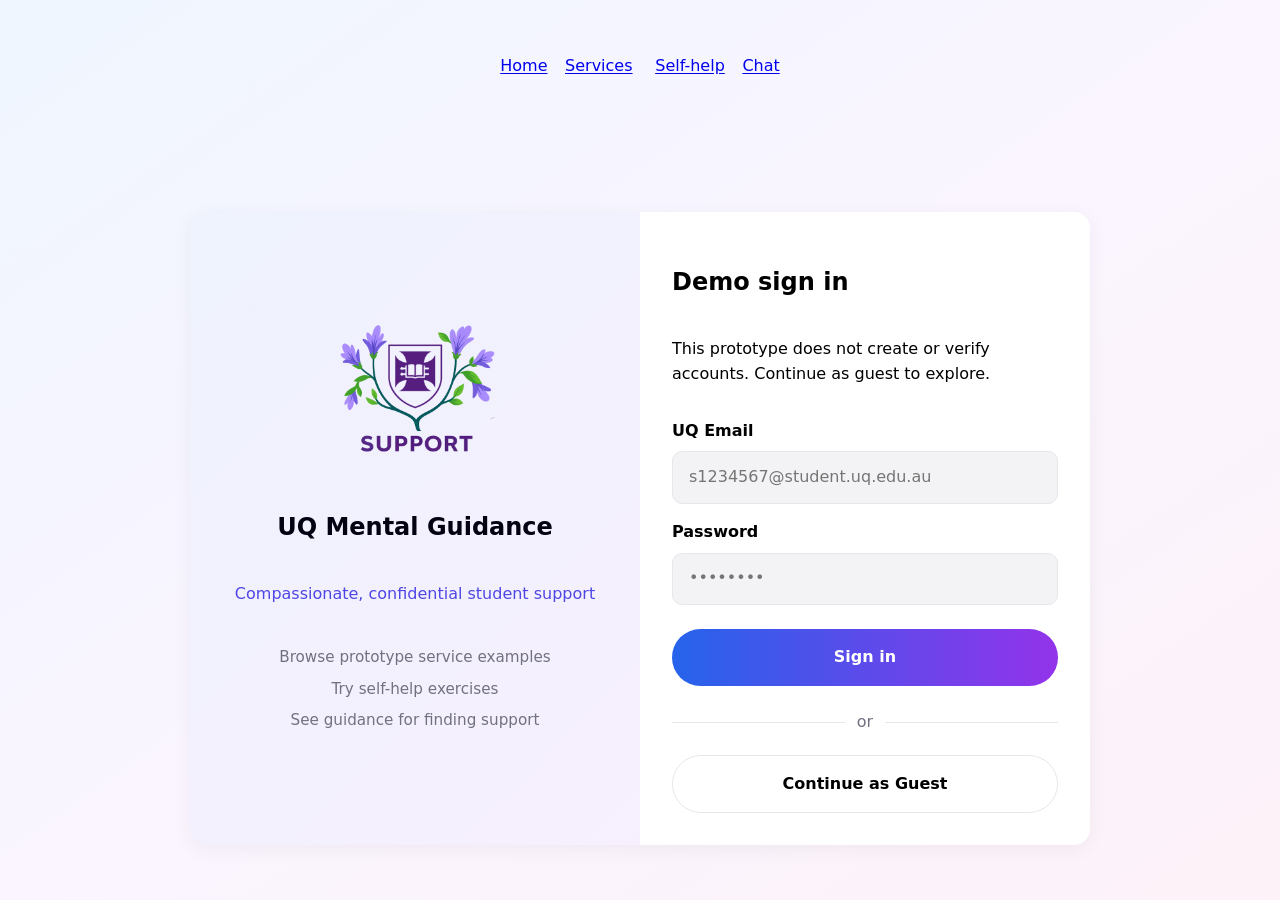
<file: Support-Login.html>
<!DOCTYPE html>
<html lang="en">
    <head>
        <meta charset="UTF-8" />
        <meta name="viewport" content="width=device-width, initial-scale=1.0" />
        <title>Student Wellbeing Support — Demo sign in</title>
        <link rel="stylesheet" href="./CSS/support-login.css" />
        <style>
            .auth-brand .auth-logo {
                background: linear-gradient(180deg, #f9fafc, #ffffff);
                width: 160px;
                max-width: 70%;
                height: auto;
                display: block;
                margin: 0 auto 1rem;
                border: none;
                box-shadow: none;
                background: none;
                border-radius: 0;
            }

            .auth-card {
                border: none;
                box-shadow: 0 4px 20px rgba(0, 0, 0, 0.05);
                background: #fff;
            }

            .auth-brand {
                text-align: center;
            }
        </style>
    </head>
    <body>
        <nav class="site-mainnav" aria-label="Main navigation">
            <a href="./Home.html">Home</a><a href="./Services-Explore.html">Services</a>
            <a href="./Self-help.html">Self-help</a><a href="./Index.html">Chat</a>
        </nav>
        <section class="auth-card">
            <aside class="auth-brand">
                <img
                    class="auth-logo"
                    src="./image/Logo.png"
                    alt="UQ Support Logo"
                />
                <h1>UQ Mental Guidance</h1>
                <p>Compassionate, confidential student support</p>
                <ul class="auth-highlights">
                    <li>Browse prototype service examples</li>
                    <li>Try self-help exercises</li>
                    <li>See guidance for finding support</li>
                </ul>
            </aside>

            <form id="loginForm">
                <h2>Demo sign in</h2><p>This prototype does not create or verify accounts. Continue as guest to explore.</p>

                <label for="email">UQ Email</label>
                <div class="input-wrapper">
                    <input
                        type="email"
                        id="email"
                        placeholder="s1234567@student.uq.edu.au"
                        required
                    />
                </div>

                <label for="password">Password</label>
                <div class="input-wrapper">
                    <input
                        type="password"
                        id="password"
                        placeholder="••••••••"
                        required
                        minlength="6"
                    />
                </div>

                <button type="submit" class="primary-btn">Sign in</button>
                <div class="divider"><span>or</span></div>
                <button type="button" id="guestBtn" class="secondary-btn">
                    Continue as Guest
                </button>
            </form>
        </section>

        <script src="./JS/support-login.js"></script>
    </body>
</html>
</file>
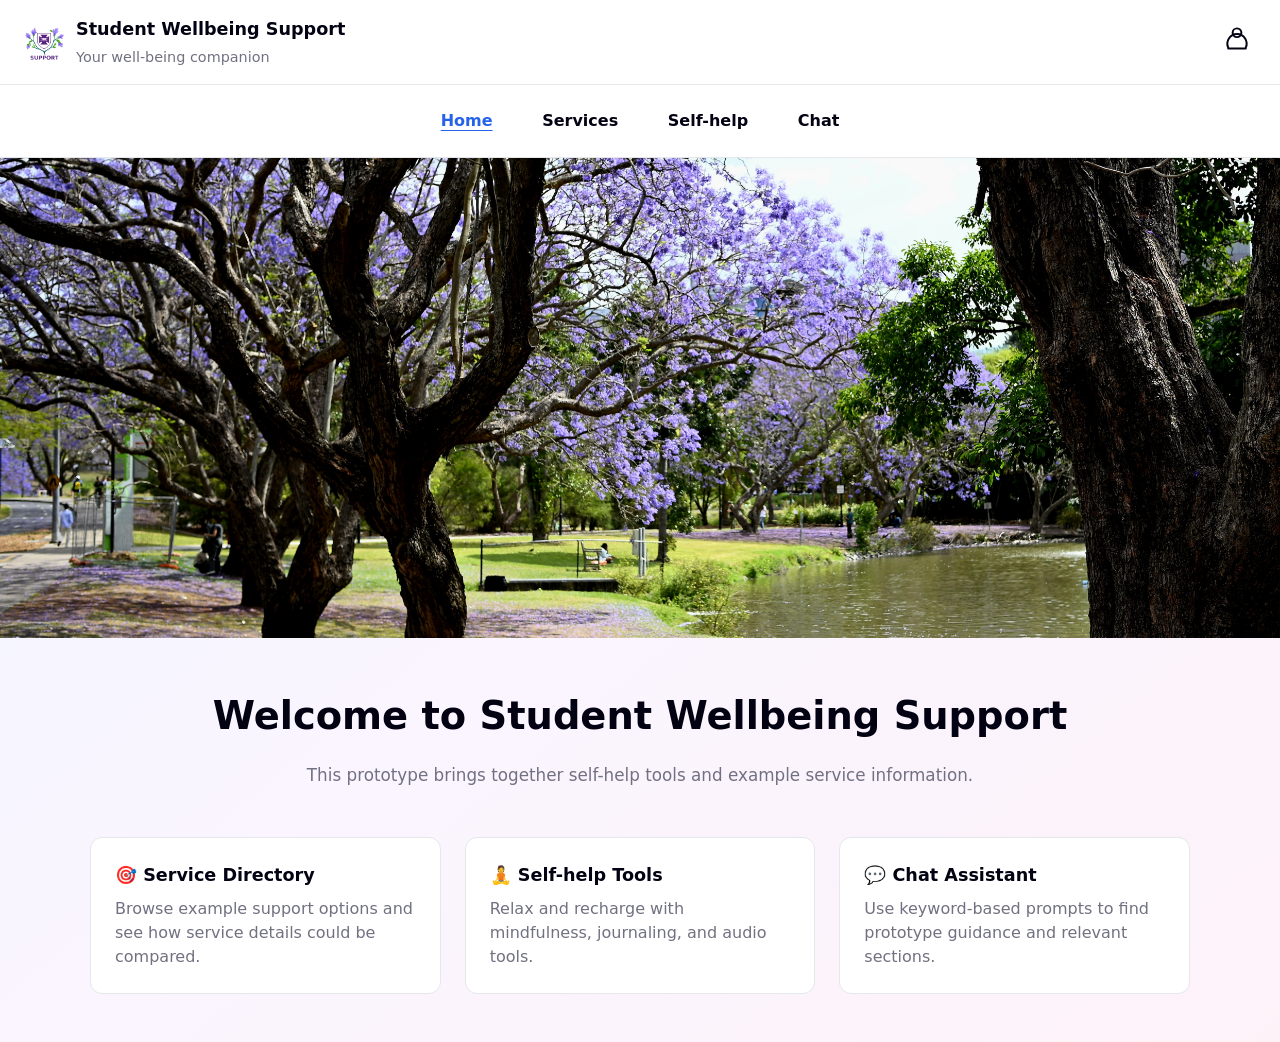
<file: HTML/Home.html>
<!DOCTYPE html>
<html lang="en">
    <head>
        <meta charset="UTF-8" />
        <meta name="viewport" content="width=device-width, initial-scale=1.0" />
        <title>Student Wellbeing Support — Home</title>
        <link rel="stylesheet" href="../CSS/home.css" />
        <style>
            :root {
                --indigo: #2563eb;
                --violet: #9333ea;
                --text: #030213;
                --muted: #717182;
                --bg-soft: #f3f3f5;
                --border: #e5e7eb;
            }

            body {
                background: linear-gradient(
                    to bottom right,
                    #eff6ff,
                    #faf5ff,
                    #fdf2f8
                );
                margin: 0;
                font-family: system-ui, -apple-system, "Segoe UI", Roboto,
                    sans-serif;
                color: var(--text);
            }

            .topbar {
                display: flex;
                align-items: center;
                justify-content: space-between;
                padding: 1rem 1.5rem;
                background: #fff;
                border-bottom: 1px solid var(--border);
                position: sticky;
                top: 0;
                z-index: 50;
            }

            .brand {
                display: flex;
                align-items: center;
                gap: 0.75rem;
            }

            .logo {
                width: 40px;
                height: 40px;
                border-radius: 10px;
                object-fit: cover;
            }

            .titles h1 {
                font-size: 1.1rem;
                margin: 0;
                color: var(--text);
            }

            .subtitle {
                margin: 0.15rem 0 0;
                color: var(--muted);
                font-size: 0.9rem;
            }

            .user-btn {
                background: none;
                border: none;
                cursor: pointer;
                padding: 0.3rem;
                border-radius: 50%;
                transition: background 0.2s;
            }

            .user-btn:hover {
                background: var(--bg-soft);
            }

            .user-btn svg {
                width: 28px;
                height: 28px;
                stroke: var(--text);
            }

            .site-mainnav {
                display: flex;
                justify-content: center;
                gap: 2rem;
                background: #fff;
                border-bottom: 1px solid var(--border);
                padding: 0.75rem 0;
            }

            .site-mainnav a {
                text-decoration: none;
                color: var(--text);
                font-weight: 600;
                transition: color 0.2s ease;
            }

            .site-mainnav a:hover {
                color: var(--violet);
            }

            .site-mainnav a.is-active {
                color: var(--indigo);
            }

            .hero-image {
                width: 100%;
                height: 480px;
                overflow: hidden;
            }

            .hero-banner {
                width: 100%;
                height: 100%;
                object-fit: cover;
                display: block;
            }

            .hero-content {
                max-width: 900px;
                margin: 3rem auto;
                text-align: center;
                padding: 0 1.5rem;
            }

            .hero-content h1 {
                font-size: clamp(1.8rem, 3vw, 2.4rem);
                color: #030213;
                margin-bottom: 1rem;
            }

            .hero-content p {
                color: #717182;
                font-size: 1.05rem;
                line-height: 1.6;
                margin-bottom: 2rem;
            }

            .services {
                display: grid;
                grid-template-columns: repeat(auto-fit, minmax(260px, 1fr));
                gap: 1.5rem;
                padding: 0 2rem 3rem;
                max-width: 1100px;
                margin: 0 auto;
            }

            .service {
                background: #fff;
                border: 1px solid #e5e7eb;
                border-radius: 12px;
                padding: 1.5rem;
                transition: transform 0.2s ease, box-shadow 0.2s ease;
                cursor: pointer;
                text-decoration: none;
                color: var(--text);
            }

            .service:hover {
                transform: translateY(-4px);
                box-shadow: 0 10px 24px -12px rgba(0, 0, 0, 0.15);
            }

            .service h3 {
                margin: 0 0 0.5rem;
                font-size: 1.1rem;
                color: #030213;
            }

            .service p {
                color: #717182;
                line-height: 1.5;
                margin: 0;
            }
        </style>
    </head>

    <body>
        <header class="topbar">
            <div class="brand">
                <img
                    src="../image/Logo.png"
                    alt="UQ Support Logo"
                    class="logo"
                />
                <div class="titles">
                    <h1>Student Wellbeing Support</h1>
                    <p class="subtitle">Your well-being companion</p>
                </div>
            </div>
            <button
                class="user-btn"
                onclick="location.href='./Support-Login.html'"
            >
                <svg
                    xmlns="http://www.w3.org/2000/svg"
                    fill="none"
                    viewBox="0 0 24 24"
                    stroke-width="1.7"
                    stroke="currentColor"
                >
                    <path
                        stroke-linecap="round"
                        stroke-linejoin="round"
                        d="M15.75 7.5a3.75 3.75 0 11-7.5 0 3.75 3.75 0 017.5 0zM4.5 20.25a8.25 8.25 0 1115 0v.75H4.5v-.75z"
                    />
                </svg>
            </button>
        </header>

        <nav class="site-mainnav" aria-label="Main navigation">
            <a href="./Home.html" data-match="home.html">Home</a>
            <a href="./Services-Explore.html">Services</a>
            <a href="./Self-help.html">Self-help</a>
            <a href="./Index.html">Chat</a>
        </nav>

        <div class="hero-image">
            <img
                src="../image/home.png"
                alt="Student Wellbeing Support Main Banner"
                class="hero-banner"
            />
        </div>

        <div class="hero-content">
            <h1>Welcome to Student Wellbeing Support</h1>
            <p>This prototype brings together self-help tools and example service information.</p>
        </div>

        <div class="services">
            <a href="./Services-Explore.html" class="service">
                <h3>🎯 Service Directory</h3>
                <p>
                    Browse example support options and see how service details could be compared.
                </p>
            </a>
            <a href="./Self-help.html" class="service">
                <h3>🧘 Self-help Tools</h3>
                <p>
                    Relax and recharge with mindfulness, journaling, and audio
                    tools.
                </p>
            </a>
            <a href="./Index.html" class="service">
                <h3>💬 Chat Assistant</h3>
                <p>Use keyword-based prompts to find prototype guidance and relevant sections.</p>
            </a>
        </div>
        <script>
            (() => {
                const page = (location.pathname.split("/").pop() || "Home.html").toLowerCase();
                document.querySelectorAll(".site-mainnav a").forEach(link => {
                    const active = link.getAttribute("href").toLowerCase().endsWith(page);
                    link.classList.toggle("is-active", active);
                    if (active) link.setAttribute("aria-current", "page");
                    else link.removeAttribute("aria-current");
                });
            })();
        </script>
    </body>
</html>
</file>
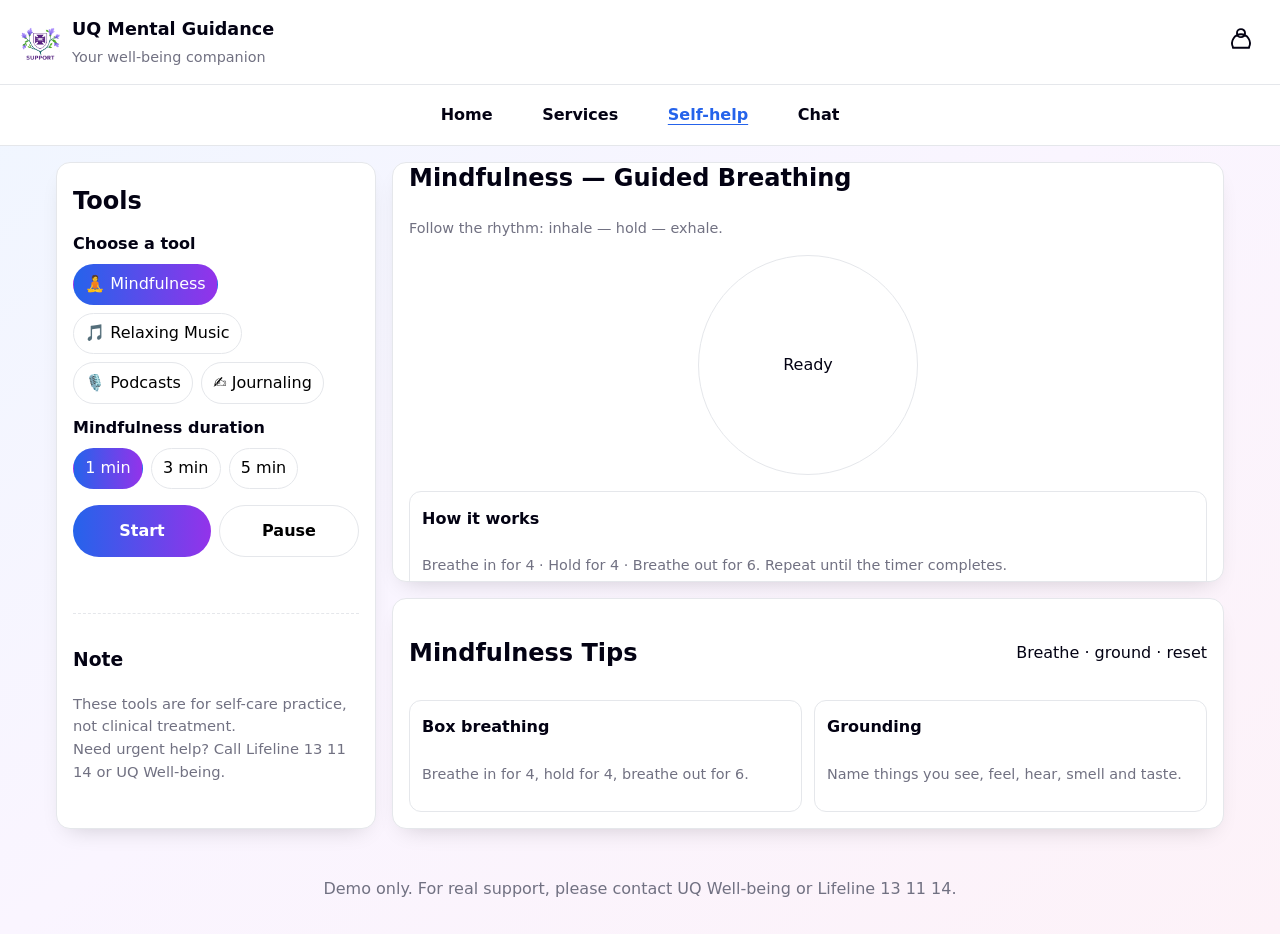
<file: HTML/Self-help.html>
<!DOCTYPE html>
<html lang="en">
    <head>
        <meta charset="UTF-8" />
        <meta
            name="viewport"
            content="width=device-width, initial-scale=1.0, maximum-scale=1.0"
        />
        <title>UQ Mental Guidance — Self-Help Tools</title>
        <link rel="stylesheet" href="../CSS/services-explore.css" />
    </head>
    <body>
        <style>
            :root {
                --indigo: #2563eb;
                --violet: #9333ea;
                --text: #030213;
                --muted: #717182;
                --border: #e5e7eb;
                --bgsoft: #f3f3f5;
            }
            .site-topbar {
                position: sticky;
                top: 0;
                z-index: 100;
                display: flex;
                align-items: center;
                justify-content: space-between;
                padding: 1rem 1.25rem;
                background: #fff;
                border-bottom: 1px solid var(--border);
            }
            .site-brand {
                display: flex;
                align-items: center;
                gap: 0.75rem;
            }
            .site-logo {
                width: 40px;
                height: 40px;
                border-radius: 10px;
                object-fit: cover;
            }
            .site-title {
                margin: 0;
                font-size: 1.1rem;
                color: var(--text);
                font-weight: 800;
            }
            .site-sub {
                margin: 0.15rem 0 0;
                color: var(--muted);
                font-size: 0.9rem;
            }
            .site-userbtn {
                background: 0 0;
                border: 0;
                cursor: pointer;
                padding: 0.35rem;
                border-radius: 9999px;
            }
            .site-userbtn:hover {
                background: var(--bgsoft);
            }
            .site-userbtn svg {
                width: 26px;
                height: 26px;
                stroke: var(--text);
            }

            .site-mainnav {
                position: sticky;
                top: 64px;
                z-index: 99;
                display: flex;
                justify-content: center;
                gap: 2rem;
                background: #fff;
                border-bottom: 1px solid var(--border);
                padding: 0.7rem 0.75rem;
            }
            .site-mainnav a {
                text-decoration: none;
                font-weight: 700;
                color: var(--text);
                transition: color 0.15s ease;
            }
            .site-mainnav a:hover {
                color: var(--violet);
            }
            .site-mainnav a.is-active {
                color: var(--indigo);
            }

            @media (max-width: 640px) {
                .site-topbar {
                    padding: 0.8rem 0.9rem;
                }
                .site-mainnav {
                    gap: 1.25rem;
                    padding: 0.6rem 0.5rem;
                }
            }
        </style>

        <header class="site-topbar">
            <div class="site-brand">
                <img
                    src="../image/Logo.png"
                    alt="UQ Support Logo"
                    class="site-logo"
                />
                <div>
                    <h1 class="site-title">UQ Mental Guidance</h1>
                    <p class="site-sub">Your well-being companion</p>
                </div>
            </div>
            <button
                class="site-userbtn"
                aria-label="Sign in / Profile"
                onclick="location.href='./Support-Login.html'"
            >
                <svg
                    viewBox="0 0 24 24"
                    fill="none"
                    stroke-width="1.7"
                    stroke="currentColor"
                >
                    <path
                        stroke-linecap="round"
                        stroke-linejoin="round"
                        d="M15.75 7.5a3.75 3.75 0 11-7.5 0 3.75 3.75 0 017.5 0zM4.5 20.25a8.25 8.25 0 1115 0v.75H4.5v-.75z"
                    />
                </svg>
            </button>
        </header>

        <nav class="site-mainnav" id="siteMainNav">
            <a href="./Home.html" data-match="home.html">Home</a>
            <a href="./Services-Explore.html" data-match="services-explore.html"
                >Services</a
            >
            <a href="./Self-help.html" data-match="self-help.html">Self-help</a>
            <a href="./Index.html" data-match="index.html">Chat</a>
        </nav>

        <script>
            (function () {
                var path = (
                    location.pathname.split("/").pop() || ""
                ).toLowerCase();
                var links = document.querySelectorAll("#siteMainNav a");
                var matched = false;
                links.forEach(function (a) {
                    var key = (
                        a.getAttribute("data-match") || ""
                    ).toLowerCase();
                    if (key && path.indexOf(key) !== -1) {
                        a.classList.add("is-active");
                        a.setAttribute("aria-current", "page");
                        matched = true;
                    } else {
                        a.classList.remove("is-active");
                        a.removeAttribute("aria-current");
                    }
                });
                if (!matched) {
                    var home = document.querySelector(
                        '#siteMainNav a[data-match="home.html"]'
                    );
                    if (home) home.classList.add("is-active");
                }
            })();
        </script>
        <main class="layout" role="main">
            <aside class="filters" aria-labelledby="selfhelp-title">
                <h2 id="selfhelp-title">Tools</h2>
                <div class="filter-group">
                    <span class="filter-label">Choose a tool</span>
                    <div
                        class="chips"
                        id="toolTabs"
                        role="tablist"
                        aria-label="Self-help tools"
                    >
                        <button
                            class="chip active"
                            role="tab"
                            aria-selected="true"
                            aria-controls="panel-mindfulness"
                            id="tab-mindfulness"
                        >
                            🧘 Mindfulness
                        </button>
                        <button
                            class="chip"
                            role="tab"
                            aria-selected="false"
                            aria-controls="panel-music"
                            id="tab-music"
                        >
                            🎵 Relaxing Music
                        </button>
                        <button
                            class="chip"
                            role="tab"
                            aria-selected="false"
                            aria-controls="panel-podcasts"
                            id="tab-podcasts"
                        >
                            🎙️ Podcasts
                        </button>
                        <button
                            class="chip"
                            role="tab"
                            aria-selected="false"
                            aria-controls="panel-journaling"
                            id="tab-journaling"
                        >
                            ✍️ Journaling
                        </button>
                    </div>
                </div>
                <div class="filter-group" aria-labelledby="duration-title">
                    <span class="filter-label" id="duration-title"
                        >Mindfulness duration</span
                    >
                    <div class="chips" id="durationChips">
                        <button class="chip active" data-minutes="1">
                            1 min
                        </button>
                        <button class="chip" data-minutes="3">3 min</button>
                        <button class="chip" data-minutes="5">5 min</button>
                    </div>
                </div>
                <div class="filter-actions">
                    <button type="button" id="primaryAction" class="primary-btn">
                        Start
                    </button>
                    <button type="button" id="secondaryAction" class="secondary-btn">
                        Pause
                    </button>
                </div>
                <p id="toolStatus" class="interaction-status" role="status" aria-live="polite"></p>
                <div class="legend" role="note" aria-label="Safety note">
                    <h3>Note</h3>
                    <ul>
                        <li>
                            These tools are for self-care practice, not clinical
                            treatment.
                        </li>
                        <li>
                            Need urgent help? Call Lifeline 13 11 14 or UQ
                            Well-being.
                        </li>
                    </ul>
                </div>
            </aside>

            <section class="content" aria-live="polite">
                <div
                    class="map-wrap"
                    style="
                        display: flex;
                        align-items: center;
                        justify-content: center;
                    "
                >
                    <div
                        id="panel-mindfulness"
                        role="tabpanel"
                        aria-labelledby="tab-mindfulness"
                        style="width: 100%; padding: 1rem"
                    >
                        <h2>Mindfulness — Guided Breathing</h2>
                        <p class="subtitle">
                            Follow the rhythm: inhale — hold — exhale.
                        </p>

                        <div
                            id="breathingVisual"
                            style="
                                width: 220px;
                                height: 220px;
                                border-radius: 50%;
                                border: 1px solid var(--border);
                                display: flex;
                                align-items: center;
                                justify-content: center;
                                margin: 1rem auto;
                                background: #fff;
                            "
                        >
                            <span id="breathingLabel" class="meta" role="status" aria-live="polite">Ready</span>
                        </div>

                        <ul class="cards" style="grid-template-columns: 1fr">
                            <li class="card">
                                <h3>How it works</h3>
                                <p class="meta">
                                    Breathe in for 4 · Hold for 4 · Breathe out
                                    for 6. Repeat until the timer completes.
                                </p>
                            </li>
                        </ul>
                    </div>

                    <div
                        id="panel-music"
                        role="tabpanel"
                        aria-labelledby="tab-music"
                        style="width: 100%; padding: 1rem"
                    >
                        <h2>Relaxing Music</h2>
                        <p class="subtitle">
                            Pick a track and focus softly on the sound.
                        </p>

                        <ul class="cards" id="musicList">
                            <li class="card">
                                <h3>Ocean Waves</h3>
                                <p class="meta">2:30 · ambient</p>
                                <audio
                                    controls
                                    preload="metadata"
                                    style="width: 100%"
                                >
                                    <source
                                        src="../audio/audio.mp3"
                                        type="audio/mpeg"
                                    />

                                    />
                                </audio>
                            </li>
                            <li class="card">
                                <h3>Soft Piano</h3>
                                <p class="meta">3:10 · piano</p>
                                <audio
                                    controls
                                    preload="metadata"
                                    style="width: 100%"
                                >
                                    <source
                                        src="../audio/audio.mp3"
                                        type="audio/mpeg"
                                    />

                                    />
                                </audio>
                            </li>
                            <li class="card">
                                <h3>Forest Night</h3>
                                <p class="meta">2:45 · nature</p>
                                <audio
                                    controls
                                    preload="metadata"
                                    style="width: 100%"
                                >
                                    <source
                                        src="../audio/audio.mp3"
                                        type="audio/mpeg"
                                    />

                                    />
                                </audio>
                            </li>
                        </ul>
                    </div>

                    <div
                        id="panel-podcasts"
                        role="tabpanel"
                        aria-labelledby="tab-podcasts"
                        style="width: 100%; padding: 1rem"
                    >
                        <h2>Well-being Podcasts</h2>
                        <p class="subtitle">
                            Short episodes to learn techniques and perspectives.
                        </p>

                        <ul class="cards" id="podcastList">
                            <li class="card">
                                <h3>Mini-Guide: Grounding (5')</h3>
                                <p class="meta">
                                    A quick 5-4-3-2-1 grounding walk-through.
                                </p>
                                <audio
                                    controls
                                    preload="metadata"
                                    style="width: 100%"
                                >
                                    <source
                                        src="../audio/audio2.mp3"
                                        type="audio/mpeg"
                                    />

                                    />
                                </audio>
                            </li>
                            <li class="card">
                                <h3>Study Stress Reset (7')</h3>
                                <p class="meta">
                                    A brief body scan for exam weeks.
                                </p>
                                <audio
                                    controls
                                    preload="metadata"
                                    style="width: 100%"
                                >
                                    <source
                                        src="../audio/audio2.mp3"
                                        type="audio/mpeg"
                                    />

                                    />
                                </audio>
                            </li>
                        </ul>
                    </div>

                    <div
                        id="panel-journaling"
                        role="tabpanel"
                        aria-labelledby="tab-journaling"
                        style="width: 100%; padding: 1rem"
                    >
                        <h2>Journaling</h2>
                        <p class="subtitle">
                            Write privately on this device. Notes stay in this browser and are not uploaded.
                        </p>

                        <ul class="cards" style="grid-template-columns: 1fr">
                            <li class="card">
                                <h3>Today's entry</h3>
                                <div
                                    class="meta"
                                    style="margin: 0.25rem 0 0.5rem"
                                >
                                    Prompt: Whats one thing I can control right
                                    now?
                                </div>
                                <label for="journalInput">Your note</label>
                                <textarea
                                    id="journalInput"
                                    rows="6"
                                    style="
                                        width: 100%;
                                        padding: 0.75rem;
                                        border: 1px solid var(--border);
                                        border-radius: 10px;
                                        background: #fafafa;
                                    "
                                ></textarea>
                                <p id="journalStatus" class="interaction-status" role="status" aria-live="polite"></p>
                                <div
                                    style="
                                        display: flex;
                                        gap: 0.5rem;
                                        margin-top: 0.75rem;
                                    "
                                >
                                    <button
                                        id="saveJournalBtn"
                                        class="primary-btn"
                                        style="flex: 1"
                                    >
                                        Save Entry
                                    </button>
                                    <button
                                        id="clearJournalBtn"
                                        class="secondary-btn"
                                        style="flex: 1"
                                    >
                                        Clear
                                    </button>
                                </div>
                            </li>
                            <li class="card">
                                <h3>Previous entries</h3>
                                <ul
                                    id="journalList"
                                    class="journal-list"
                                    aria-live="polite"
                                ></ul>
                            </li>
                        </ul>
                    </div>
                </div>
                <div class="results">
                    <div class="results-head">
                        <h2 id="tipsTitle">Tips</h2>
                        <span id="tipsCount" class="meta"
                            >Short, practical guidance</span
                        >
                    </div>
                    <ul class="cards" id="tipsList"></ul>
                </div>
            </section>
        </main>

        <footer class="footer">
            <p>
                Demo only. For real support, please contact UQ Well-being or
                Lifeline 13 11 14.
            </p>
        </footer>

        <script src="../JS/self-help.js"></script>
    </body>
</html>
</file>
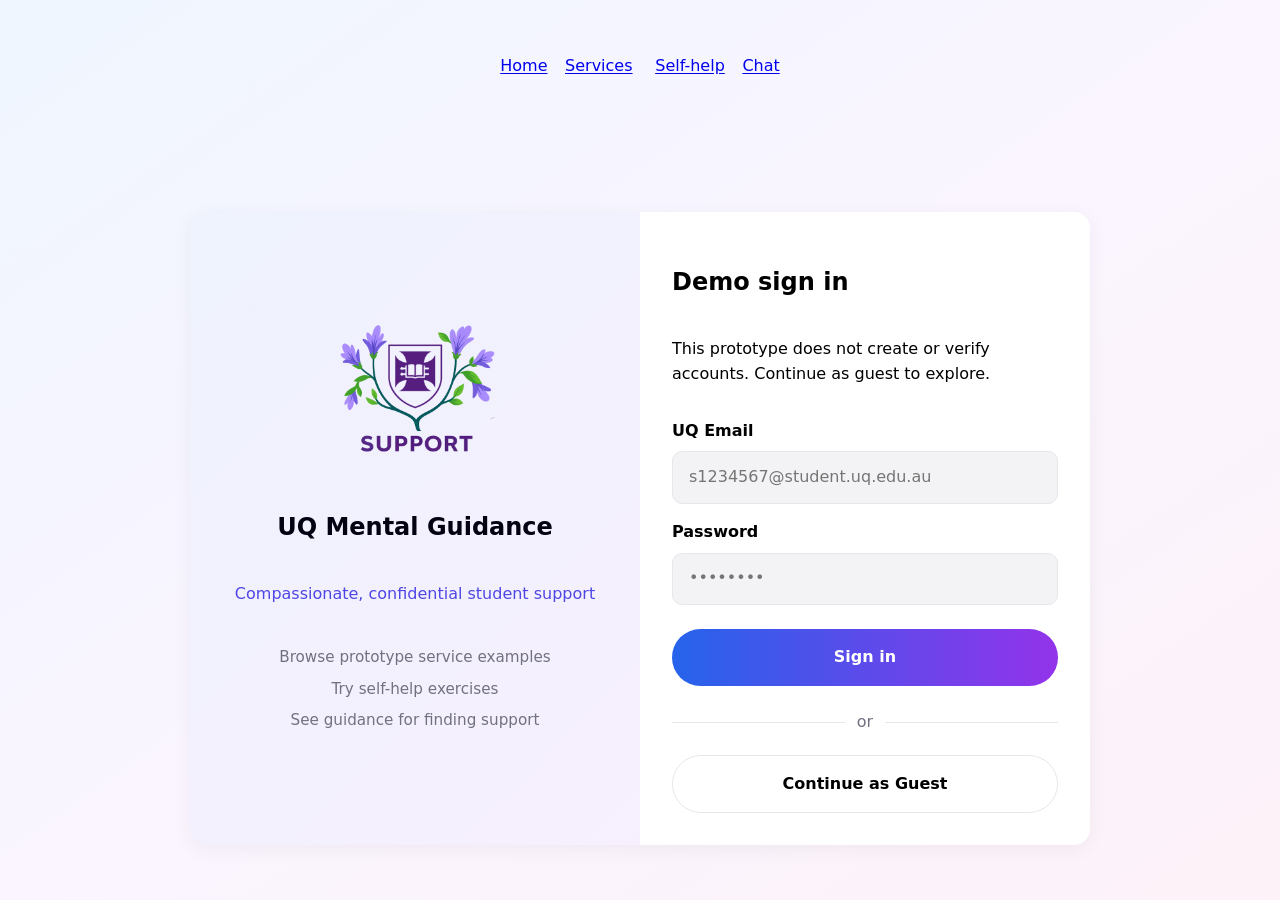
<file: HTML/Support-Login.html>
<!DOCTYPE html>
<html lang="en">
    <head>
        <meta charset="UTF-8" />
        <meta name="viewport" content="width=device-width, initial-scale=1.0" />
        <title>Student Wellbeing Support — Demo sign in</title>
        <link rel="stylesheet" href="../CSS/support-login.css" />
        <style>
            .auth-brand .auth-logo {
                background: linear-gradient(180deg, #f9fafc, #ffffff);
                width: 160px;
                max-width: 70%;
                height: auto;
                display: block;
                margin: 0 auto 1rem;
                border: none;
                box-shadow: none;
                background: none;
                border-radius: 0;
            }

            .auth-card {
                border: none;
                box-shadow: 0 4px 20px rgba(0, 0, 0, 0.05);
                background: #fff;
            }

            .auth-brand {
                text-align: center;
            }
        </style>
    </head>
    <body>
        <nav class="site-mainnav" aria-label="Main navigation">
            <a href="./Home.html">Home</a><a href="./Services-Explore.html">Services</a>
            <a href="./Self-help.html">Self-help</a><a href="./Index.html">Chat</a>
        </nav>
        <section class="auth-card">
            <aside class="auth-brand">
                <img
                    class="auth-logo"
                    src="../image/Logo.png"
                    alt="UQ Support Logo"
                />
                <h1>UQ Mental Guidance</h1>
                <p>Compassionate, confidential student support</p>
                <ul class="auth-highlights">
                    <li>Browse prototype service examples</li>
                    <li>Try self-help exercises</li>
                    <li>See guidance for finding support</li>
                </ul>
            </aside>

            <form id="loginForm">
                <h2>Demo sign in</h2><p>This prototype does not create or verify accounts. Continue as guest to explore.</p>

                <label for="email">UQ Email</label>
                <div class="input-wrapper">
                    <input
                        type="email"
                        id="email"
                        placeholder="s1234567@student.uq.edu.au"
                        required
                    />
                </div>

                <label for="password">Password</label>
                <div class="input-wrapper">
                    <input
                        type="password"
                        id="password"
                        placeholder="••••••••"
                        required
                        minlength="6"
                    />
                </div>

                <button type="submit" class="primary-btn">Sign in</button>
                <div class="divider"><span>or</span></div>
                <button type="button" id="guestBtn" class="secondary-btn">
                    Continue as Guest
                </button>
            </form>
        </section>

        <script src="../JS/support-login.js"></script>
    </body>
</html>
</file>
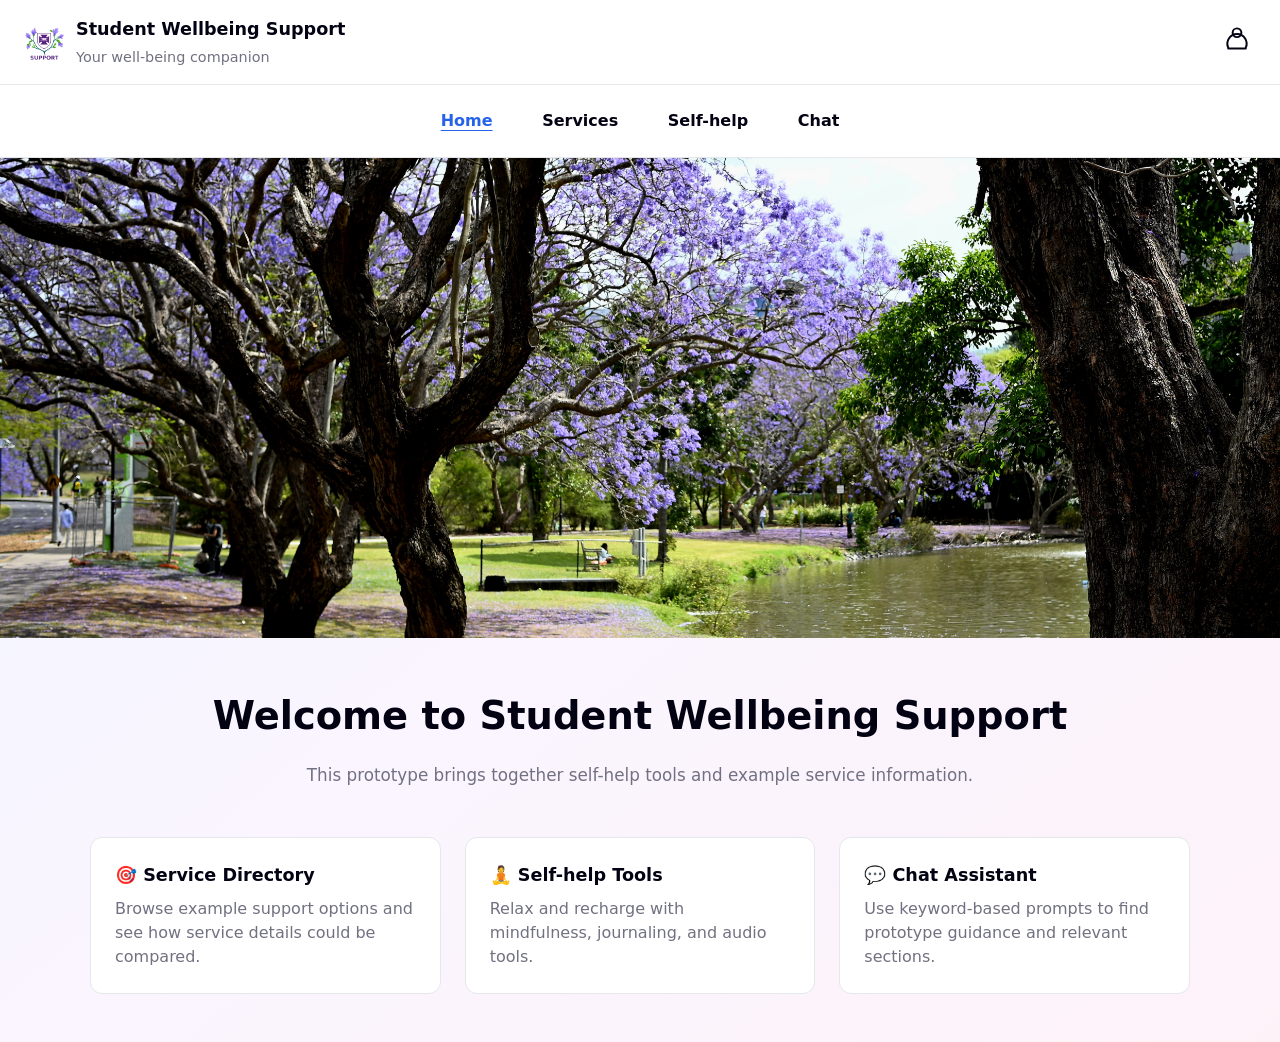
<file: Wellbeing-MVP/HTML/Home.html>
<!DOCTYPE html>
<html lang="en">
    <head>
        <meta charset="UTF-8" />
        <meta name="viewport" content="width=device-width, initial-scale=1.0" />
        <title>Student Wellbeing Support — Home</title>
        <link rel="stylesheet" href="../CSS/home.css" />
        <style>
            :root {
                --indigo: #2563eb;
                --violet: #9333ea;
                --text: #030213;
                --muted: #717182;
                --bg-soft: #f3f3f5;
                --border: #e5e7eb;
            }

            body {
                background: linear-gradient(
                    to bottom right,
                    #eff6ff,
                    #faf5ff,
                    #fdf2f8
                );
                margin: 0;
                font-family: system-ui, -apple-system, "Segoe UI", Roboto,
                    sans-serif;
                color: var(--text);
            }

            /* 顶部栏 */
            .topbar {
                display: flex;
                align-items: center;
                justify-content: space-between;
                padding: 1rem 1.5rem;
                background: #fff;
                border-bottom: 1px solid var(--border);
                position: sticky;
                top: 0;
                z-index: 50;
            }

            .brand {
                display: flex;
                align-items: center;
                gap: 0.75rem;
            }

            .logo {
                width: 40px;
                height: 40px;
                border-radius: 10px;
                object-fit: cover;
            }

            .titles h1 {
                font-size: 1.1rem;
                margin: 0;
                color: var(--text);
            }

            .subtitle {
                margin: 0.15rem 0 0;
                color: var(--muted);
                font-size: 0.9rem;
            }

            .user-btn {
                background: none;
                border: none;
                cursor: pointer;
                padding: 0.3rem;
                border-radius: 50%;
                transition: background 0.2s;
            }

            .user-btn:hover {
                background: var(--bg-soft);
            }

            .user-btn svg {
                width: 28px;
                height: 28px;
                stroke: var(--text);
            }

            /* 第二行导航 */
            .site-mainnav {
                display: flex;
                justify-content: center;
                gap: 2rem;
                background: #fff;
                border-bottom: 1px solid var(--border);
                padding: 0.75rem 0;
            }

            .site-mainnav a {
                text-decoration: none;
                color: var(--text);
                font-weight: 600;
                transition: color 0.2s ease;
            }

            .site-mainnav a:hover {
                color: var(--violet);
            }

            .site-mainnav a.is-active {
                color: var(--indigo);
            }

            /* 主体全屏布局 */
            .hero-image {
                width: 100%;
                height: 480px;
                overflow: hidden;
            }

            .hero-banner {
                width: 100%;
                height: 100%;
                object-fit: cover;
                display: block;
            }

            .hero-content {
                max-width: 900px;
                margin: 3rem auto;
                text-align: center;
                padding: 0 1.5rem;
            }

            .hero-content h1 {
                font-size: clamp(1.8rem, 3vw, 2.4rem);
                color: #030213;
                margin-bottom: 1rem;
            }

            .hero-content p {
                color: #717182;
                font-size: 1.05rem;
                line-height: 1.6;
                margin-bottom: 2rem;
            }

            .services {
                display: grid;
                grid-template-columns: repeat(auto-fit, minmax(260px, 1fr));
                gap: 1.5rem;
                padding: 0 2rem 3rem;
                max-width: 1100px;
                margin: 0 auto;
            }

            .service {
                background: #fff;
                border: 1px solid #e5e7eb;
                border-radius: 12px;
                padding: 1.5rem;
                transition: transform 0.2s ease, box-shadow 0.2s ease;
                cursor: pointer;
                text-decoration: none;
                color: var(--text);
            }

            .service:hover {
                transform: translateY(-4px);
                box-shadow: 0 10px 24px -12px rgba(0, 0, 0, 0.15);
            }

            .service h3 {
                margin: 0 0 0.5rem;
                font-size: 1.1rem;
                color: #030213;
            }

            .service p {
                color: #717182;
                line-height: 1.5;
                margin: 0;
            }
        </style>
    </head>

    <body>
        <!-- 顶部 -->
        <header class="topbar">
            <div class="brand">
                <img
                    src="../image/Logo.png"
                    alt="UQ Support Logo"
                    class="logo"
                />
                <div class="titles">
                    <h1>Student Wellbeing Support</h1>
                    <p class="subtitle">Your well-being companion</p>
                </div>
            </div>
            <button
                class="user-btn"
                onclick="location.href='./Support-Login.html'"
            >
                <svg
                    xmlns="http://www.w3.org/2000/svg"
                    fill="none"
                    viewBox="0 0 24 24"
                    stroke-width="1.7"
                    stroke="currentColor"
                >
                    <path
                        stroke-linecap="round"
                        stroke-linejoin="round"
                        d="M15.75 7.5a3.75 3.75 0 11-7.5 0 3.75 3.75 0 017.5 0zM4.5 20.25a8.25 8.25 0 1115 0v.75H4.5v-.75z"
                    />
                </svg>
            </button>
        </header>

        <!-- 主导航 -->
        <nav class="site-mainnav" aria-label="Main navigation">
            <a href="./Home.html" data-match="home.html">Home</a>
            <a href="./Services-Explore.html">Services</a>
            <a href="./Self-help.html">Self-help</a>
            <a href="./Index.html">Chat</a>
        </nav>

        <!-- 全屏主体 -->
        <div class="hero-image">
            <img
                src="../image/home.png"
                alt="Student Wellbeing Support Main Banner"
                class="hero-banner"
            />
        </div>

        <div class="hero-content">
            <h1>Welcome to Student Wellbeing Support</h1>
            <p>This prototype brings together self-help tools and example service information.</p>
        </div>

        <div class="services">
            <a href="./Services-Explore.html" class="service">
                <h3>🎯 Service Directory</h3>
                <p>
                    Browse example support options and see how service details could be compared.
                </p>
            </a>
            <a href="./Self-help.html" class="service">
                <h3>🧘 Self-help Tools</h3>
                <p>
                    Relax and recharge with mindfulness, journaling, and audio
                    tools.
                </p>
            </a>
            <a href="./Index.html" class="service">
                <h3>💬 Chat Assistant</h3>
                <p>Use keyword-based prompts to find prototype guidance and relevant sections.</p>
            </a>
        </div>
        <script>
            (() => {
                const page = (location.pathname.split("/").pop() || "Home.html").toLowerCase();
                document.querySelectorAll(".site-mainnav a").forEach(link => {
                    const active = link.getAttribute("href").toLowerCase().endsWith(page);
                    link.classList.toggle("is-active", active);
                    if (active) link.setAttribute("aria-current", "page");
                    else link.removeAttribute("aria-current");
                });
            })();
        </script>
    </body>
</html>
</file>
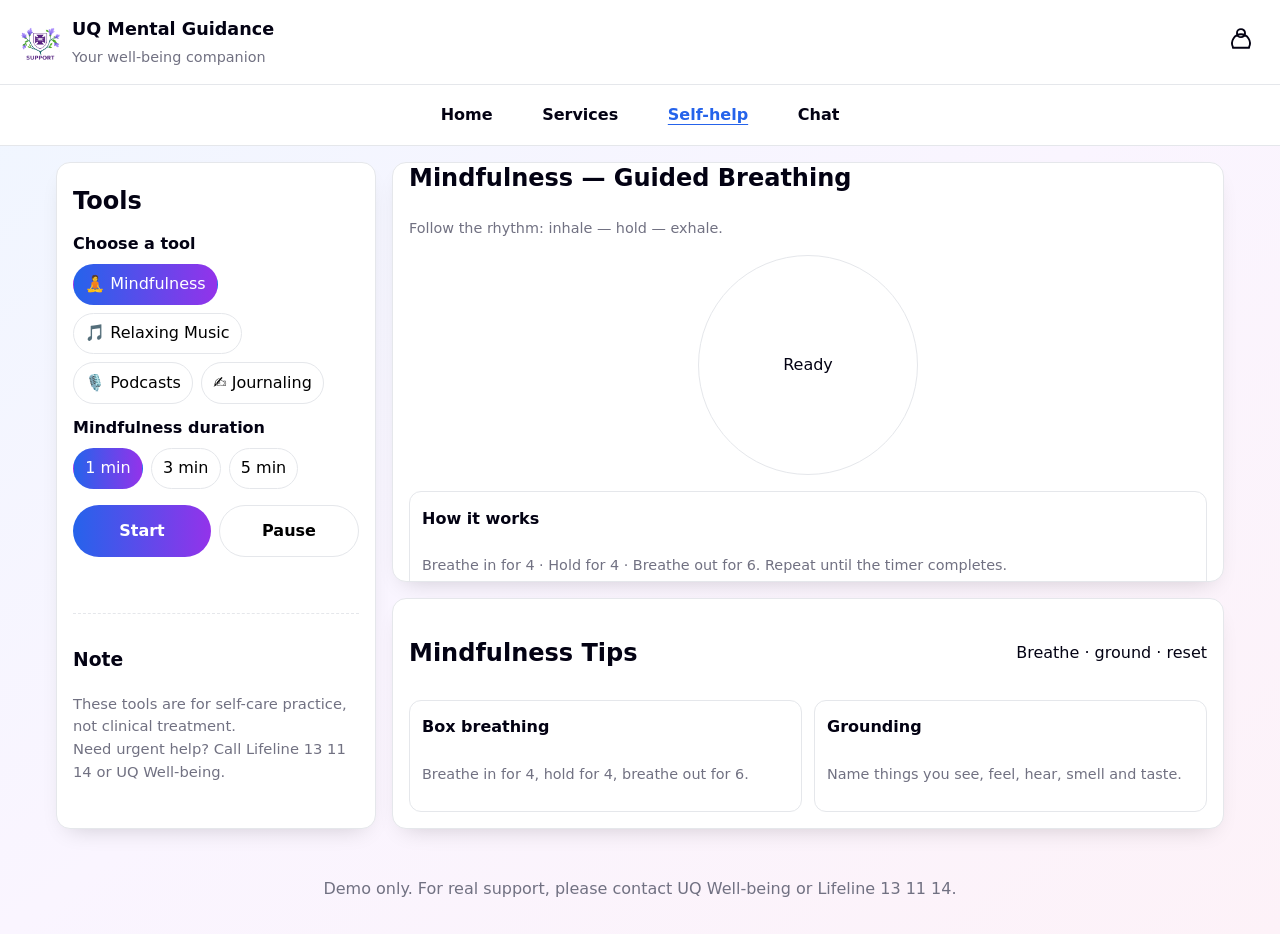
<file: Wellbeing-MVP/HTML/Self-help.html>
<!DOCTYPE html>
<html lang="en">
    <head>
        <meta charset="UTF-8" />
        <meta
            name="viewport"
            content="width=device-width, initial-scale=1.0, maximum-scale=1.0"
        />
        <title>UQ Mental Guidance — Self-Help Tools</title>
        <!-- 复用全站的柔和渐变、变量、按钮、卡片、布局等样式 -->
        <link rel="stylesheet" href="../CSS/services-explore.css" />
    </head>
    <body>
        <!-- ========= BEGIN: Global Header + Main Nav (paste at top of <body>) ========= -->
        <style>
            :root {
                --indigo: #2563eb;
                --violet: #9333ea;
                --text: #030213;
                --muted: #717182;
                --border: #e5e7eb;
                --bgsoft: #f3f3f5;
            }
            /* 顶部品牌栏（避免与你现有 .topbar 命名冲突，使用独立类名） */
            .site-topbar {
                position: sticky;
                top: 0;
                z-index: 100;
                display: flex;
                align-items: center;
                justify-content: space-between;
                padding: 1rem 1.25rem;
                background: #fff;
                border-bottom: 1px solid var(--border);
            }
            .site-brand {
                display: flex;
                align-items: center;
                gap: 0.75rem;
            }
            .site-logo {
                width: 40px;
                height: 40px;
                border-radius: 10px;
                object-fit: cover;
            }
            .site-title {
                margin: 0;
                font-size: 1.1rem;
                color: var(--text);
                font-weight: 800;
            }
            .site-sub {
                margin: 0.15rem 0 0;
                color: var(--muted);
                font-size: 0.9rem;
            }
            .site-userbtn {
                background: 0 0;
                border: 0;
                cursor: pointer;
                padding: 0.35rem;
                border-radius: 9999px;
            }
            .site-userbtn:hover {
                background: var(--bgsoft);
            }
            .site-userbtn svg {
                width: 26px;
                height: 26px;
                stroke: var(--text);
            }

            /* 第二行主导航 */
            .site-mainnav {
                position: sticky;
                top: 64px;
                z-index: 99; /* 紧跟在顶部栏下方 */
                display: flex;
                justify-content: center;
                gap: 2rem;
                background: #fff;
                border-bottom: 1px solid var(--border);
                padding: 0.7rem 0.75rem;
            }
            .site-mainnav a {
                text-decoration: none;
                font-weight: 700;
                color: var(--text);
                transition: color 0.15s ease;
            }
            .site-mainnav a:hover {
                color: var(--violet);
            }
            .site-mainnav a.is-active {
                color: var(--indigo);
            }

            /* 小屏优化 */
            @media (max-width: 640px) {
                .site-topbar {
                    padding: 0.8rem 0.9rem;
                }
                .site-mainnav {
                    gap: 1.25rem;
                    padding: 0.6rem 0.5rem;
                }
            }
        </style>

        <header class="site-topbar">
            <div class="site-brand">
                <img
                    src="../image/Logo.png"
                    alt="UQ Support Logo"
                    class="site-logo"
                />
                <div>
                    <h1 class="site-title">UQ Mental Guidance</h1>
                    <p class="site-sub">Your well-being companion</p>
                </div>
            </div>
            <!-- 用户按钮：点击去登录页（login页本身不要粘贴本模板） -->
            <button
                class="site-userbtn"
                aria-label="Sign in / Profile"
                onclick="location.href='./Support-Login.html'"
            >
                <svg
                    viewBox="0 0 24 24"
                    fill="none"
                    stroke-width="1.7"
                    stroke="currentColor"
                >
                    <path
                        stroke-linecap="round"
                        stroke-linejoin="round"
                        d="M15.75 7.5a3.75 3.75 0 11-7.5 0 3.75 3.75 0 017.5 0zM4.5 20.25a8.25 8.25 0 1115 0v.75H4.5v-.75z"
                    />
                </svg>
            </button>
        </header>

        <nav class="site-mainnav" id="siteMainNav">
            <a href="./Home.html" data-match="home.html">Home</a>
            <a href="./Services-Explore.html" data-match="services-explore.html"
                >Services</a
            >
            <a href="./Self-help.html" data-match="self-help.html">Self-help</a>
            <a href="./Index.html" data-match="index.html">Chat</a>
        </nav>

        <script>
            (function () {
                // 根据当前 URL 自动高亮
                var path = (
                    location.pathname.split("/").pop() || ""
                ).toLowerCase();
                // 兼容没有 Home.html 时，把其它页面都当作“非 Home”，仅当匹配到 home.html 才点亮 Home
                var links = document.querySelectorAll("#siteMainNav a");
                var matched = false;
                links.forEach(function (a) {
                    var key = (
                        a.getAttribute("data-match") || ""
                    ).toLowerCase();
                    if (key && path.indexOf(key) !== -1) {
                        a.classList.add("is-active");
                        a.setAttribute("aria-current", "page");
                        matched = true;
                    } else {
                        a.classList.remove("is-active");
                        a.removeAttribute("aria-current");
                    }
                });
                // 若未匹配任何具体页，默认高亮 Home（例如站点根路径或自定义首页）
                if (!matched) {
                    var home = document.querySelector(
                        '#siteMainNav a[data-match="home.html"]'
                    );
                    if (home) home.classList.add("is-active");
                }
            })();
        </script>
        <!-- ========= END: Global Header + Main Nav ========= -->

        <!-- 页面主体布局：左侧为功能切换，右侧为内容区（与 services-explore 的两栏布局一致） -->
        <main class="layout" role="main">
            <!-- 左侧：功能切换区（复用 chips/按钮样式） -->
            <aside class="filters" aria-labelledby="selfhelp-title">
                <h2 id="selfhelp-title">Tools</h2>

                <!-- 功能选项：Mindfulness / Music / Podcasts / Journaling -->
                <div class="filter-group">
                    <span class="filter-label">Choose a tool</span>
                    <div
                        class="chips"
                        id="toolTabs"
                        role="tablist"
                        aria-label="Self-help tools"
                    >
                        <button
                            class="chip active"
                            role="tab"
                            aria-selected="true"
                            aria-controls="panel-mindfulness"
                            id="tab-mindfulness"
                        >
                            🧘 Mindfulness
                        </button>
                        <button
                            class="chip"
                            role="tab"
                            aria-selected="false"
                            aria-controls="panel-music"
                            id="tab-music"
                        >
                            🎵 Relaxing Music
                        </button>
                        <button
                            class="chip"
                            role="tab"
                            aria-selected="false"
                            aria-controls="panel-podcasts"
                            id="tab-podcasts"
                        >
                            🎙️ Podcasts
                        </button>
                        <button
                            class="chip"
                            role="tab"
                            aria-selected="false"
                            aria-controls="panel-journaling"
                            id="tab-journaling"
                        >
                            ✍️ Journaling
                        </button>
                    </div>
                </div>

                <!-- 正念可选时长预设 -->
                <div class="filter-group" aria-labelledby="duration-title">
                    <span class="filter-label" id="duration-title"
                        >Mindfulness duration</span
                    >
                    <div class="chips" id="durationChips">
                        <button class="chip active" data-minutes="1">
                            1 min
                        </button>
                        <button class="chip" data-minutes="3">3 min</button>
                        <button class="chip" data-minutes="5">5 min</button>
                    </div>
                </div>

                <!-- 统一操作按钮（不同模块可按需复用） -->
                <div class="filter-actions">
                    <button type="button" id="primaryAction" class="primary-btn">
                        Start
                    </button>
                    <button type="button" id="secondaryAction" class="secondary-btn">
                        Pause
                    </button>
                </div>

                <p id="toolStatus" class="interaction-status" role="status" aria-live="polite"></p>
                <!-- 免责声明（延续你站点的提示语气） -->
                <div class="legend" role="note" aria-label="Safety note">
                    <h3>Note</h3>
                    <ul>
                        <li>
                            These tools are for self-care practice, not clinical
                            treatment.
                        </li>
                        <li>
                            Need urgent help? Call Lifeline 13 11 14 or UQ
                            Well-being.
                        </li>
                    </ul>
                </div>
            </aside>

            <!-- 右侧：内容展示区（与 services-explore 的 content 容器对齐） -->
            <section class="content" aria-live="polite">
                <!-- 上半区：主内容（呼吸动画/音频/日记） -->
                <div
                    class="map-wrap"
                    style="
                        display: flex;
                        align-items: center;
                        justify-content: center;
                    "
                >
                    <!-- Mindfulness 面板 -->
                    <div
                        id="panel-mindfulness"
                        role="tabpanel"
                        aria-labelledby="tab-mindfulness"
                        style="width: 100%; padding: 1rem"
                    >
                        <h2>Mindfulness — Guided Breathing</h2>
                        <p class="subtitle">
                            Follow the rhythm: inhale — hold — exhale.
                        </p>

                        <!-- 呼吸引导可视容器（占位） -->
                        <div
                            id="breathingVisual"
                            style="
                                width: 220px;
                                height: 220px;
                                border-radius: 50%;
                                border: 1px solid var(--border);
                                display: flex;
                                align-items: center;
                                justify-content: center;
                                margin: 1rem auto;
                                background: #fff;
                            "
                        >
                            <span id="breathingLabel" class="meta" role="status" aria-live="polite">Ready</span>
                        </div>

                        <!-- 文本引导 -->
                        <ul class="cards" style="grid-template-columns: 1fr">
                            <li class="card">
                                <h3>How it works</h3>
                                <p class="meta">
                                    Breathe in for 4 · Hold for 4 · Breathe out
                                    for 6. Repeat until the timer completes.
                                </p>
                            </li>
                        </ul>
                    </div>

                    <!-- Music 面板 -->
                    <div
                        id="panel-music"
                        role="tabpanel"
                        aria-labelledby="tab-music"
                        style="width: 100%; padding: 1rem"
                    >
                        <h2>Relaxing Music</h2>
                        <p class="subtitle">
                            Pick a track and focus softly on the sound.
                        </p>

                        <!-- Music 面板 -->
                        <ul class="cards" id="musicList">
                            <li class="card">
                                <h3>Ocean Waves</h3>
                                <p class="meta">2:30 · ambient</p>
                                <audio
                                    controls
                                    preload="metadata"
                                    style="width: 100%"
                                >
                                    <source
                                        src="../audio/audio.mp3"
                                        type="audio/mpeg"
                                    />

                                    />
                                </audio>
                            </li>
                            <li class="card">
                                <h3>Soft Piano</h3>
                                <p class="meta">3:10 · piano</p>
                                <audio
                                    controls
                                    preload="metadata"
                                    style="width: 100%"
                                >
                                    <source
                                        src="../audio/audio.mp3"
                                        type="audio/mpeg"
                                    />

                                    />
                                </audio>
                            </li>
                            <li class="card">
                                <h3>Forest Night</h3>
                                <p class="meta">2:45 · nature</p>
                                <audio
                                    controls
                                    preload="metadata"
                                    style="width: 100%"
                                >
                                    <source
                                        src="../audio/audio.mp3"
                                        type="audio/mpeg"
                                    />

                                    />
                                </audio>
                            </li>
                        </ul>
                    </div>

                    <!-- Podcasts 面板 -->
                    <div
                        id="panel-podcasts"
                        role="tabpanel"
                        aria-labelledby="tab-podcasts"
                        style="width: 100%; padding: 1rem"
                    >
                        <h2>Well-being Podcasts</h2>
                        <p class="subtitle">
                            Short episodes to learn techniques and perspectives.
                        </p>

                        <!-- Podcasts 面板 -->
                        <ul class="cards" id="podcastList">
                            <li class="card">
                                <h3>Mini-Guide: Grounding (5′)</h3>
                                <p class="meta">
                                    A quick 5-4-3-2-1 grounding walk-through.
                                </p>
                                <audio
                                    controls
                                    preload="metadata"
                                    style="width: 100%"
                                >
                                    <source
                                        src="../audio/audio2.mp3"
                                        type="audio/mpeg"
                                    />

                                    />
                                </audio>
                            </li>
                            <li class="card">
                                <h3>Study Stress Reset (7′)</h3>
                                <p class="meta">
                                    A brief body scan for exam weeks.
                                </p>
                                <audio
                                    controls
                                    preload="metadata"
                                    style="width: 100%"
                                >
                                    <source
                                        src="../audio/audio2.mp3"
                                        type="audio/mpeg"
                                    />

                                    />
                                </audio>
                            </li>
                        </ul>
                    </div>

                    <!-- Journaling 面板 -->
                    <div
                        id="panel-journaling"
                        role="tabpanel"
                        aria-labelledby="tab-journaling"
                        style="width: 100%; padding: 1rem"
                    >
                        <h2>Journaling</h2>
                        <p class="subtitle">
                            Write privately on this device. Notes stay in this browser and are not uploaded.
                        </p>

                        <ul class="cards" style="grid-template-columns: 1fr">
                            <li class="card">
                                <h3>Today’s entry</h3>
                                <div
                                    class="meta"
                                    style="margin: 0.25rem 0 0.5rem"
                                >
                                    Prompt: What’s one thing I can control right
                                    now?
                                </div>
                                <label for="journalInput">Your note</label>
                                <textarea
                                    id="journalInput"
                                    rows="6"
                                    style="
                                        width: 100%;
                                        padding: 0.75rem;
                                        border: 1px solid var(--border);
                                        border-radius: 10px;
                                        background: #fafafa;
                                    "
                                ></textarea>
                                <p id="journalStatus" class="interaction-status" role="status" aria-live="polite"></p>
                                <div
                                    style="
                                        display: flex;
                                        gap: 0.5rem;
                                        margin-top: 0.75rem;
                                    "
                                >
                                    <button
                                        id="saveJournalBtn"
                                        class="primary-btn"
                                        style="flex: 1"
                                    >
                                        Save Entry
                                    </button>
                                    <button
                                        id="clearJournalBtn"
                                        class="secondary-btn"
                                        style="flex: 1"
                                    >
                                        Clear
                                    </button>
                                </div>
                            </li>
                            <li class="card">
                                <h3>Previous entries</h3>
                                <ul
                                    id="journalList"
                                    class="journal-list"
                                    aria-live="polite"
                                ></ul>
                            </li>
                        </ul>
                    </div>
                </div>

                <!-- 下半区：Tips（随主题切换） -->
                <div class="results">
                    <div class="results-head">
                        <h2 id="tipsTitle">Tips</h2>
                        <span id="tipsCount" class="meta"
                            >Short, practical guidance</span
                        >
                    </div>
                    <ul class="cards" id="tipsList"></ul>
                </div>
            </section>
        </main>

        <footer class="footer">
            <p>
                Demo only. For real support, please contact UQ Well-being or
                Lifeline 13 11 14.
            </p>
        </footer>

        <script src="../JS/self-help.js"></script>
    </body>
</html>
</file>
<file: CSS/Style.css>
/* Reset and Base Styles */
* {
    margin: 0;
    padding: 0;
    box-sizing: border-box;
}

body {
    font-family: -apple-system, BlinkMacSystemFont, 'Segoe UI', 'Roboto', 'Oxygen', 'Ubuntu', 'Cantarell', 'Fira Sans', 'Droid Sans', 'Helvetica Neue', sans-serif;
    -webkit-font-smoothing: antialiased;
    -moz-osx-font-smoothing: grayscale;
    background: linear-gradient(to bottom right, #eff6ff, #faf5ff, #fdf2f8);
    min-height: 100vh;
    overflow-y: auto; /* ✅ 允许页面整体滚动 */
}


.app-container {
    width: 100%;
    height: 100vh;
    display: flex;
    align-items: center;
    justify-content: center;
    padding: 0;
}

.chat-card {
    width: 100%;
    height: 100%;
    max-width: 100%;
    max-height: 100%;
    background: white;
    display: flex;
    flex-direction: column;
    box-shadow: 0 25px 50px -12px rgba(0, 0, 0, 0.25);
}

/* Header */
.header {
    background: linear-gradient(to right, #2563eb, #9333ea);
    color: white;
    padding: 1rem 1rem;
    display: flex;
    align-items: center;
    justify-content: space-between;
    flex-shrink: 0;
}

.header-content {
    display: flex;
    align-items: center;
    gap: 0.75rem;
}

.bot-icon-container {
    background: rgba(255, 255, 255, 0.2);
    padding: 0.5rem;
    border-radius: 0.5rem;
    backdrop-filter: blur(8px);
    display: flex;
    align-items: center;
    justify-content: center;
}

.bot-icon {
    width: 2rem;
    height: 2rem;
    stroke: white;
    fill: none;
}

.header-text h1 {
    font-size: 1.25rem;
    font-weight: 600;
    color: white;
    margin: 0;
}

.subtitle {
    font-size: 0.875rem;
    color: #bfdbfe;
    margin: 0;
}

.menu-button {
    background: transparent;
    border: none;
    color: white;
    padding: 0.5rem;
    cursor: pointer;
    border-radius: 0.5rem;
    transition: background 0.2s;
    display: flex;
    align-items: center;
    justify-content: center;
}

.menu-button:hover {
    background: rgba(255, 255, 255, 0.2);
}

.menu-button svg {
    width: 1.25rem;
    height: 1.25rem;
}

/* Info Alert */
.info-alert-container {
    padding: 1rem;
    border-bottom: 1px solid #e5e7eb;
    flex-shrink: 0;
}

.info-alert {
    background: #eff6ff;
    border: 1px solid #bfdbfe;
    border-radius: 0.5rem;
    padding: 0.75rem;
    display: flex;
    gap: 0.75rem;
    align-items: flex-start;
}

.info-icon {
    width: 1rem;
    height: 1rem;
    stroke: #2563eb;
    flex-shrink: 0;
    margin-top: 0.125rem;
}

.info-alert p {
    font-size: 0.875rem;
    color: #1e3a8a;
    line-height: 1.5;
    margin: 0;
}

/* Messages Container */
.messages-container {
    flex: 1;
    overflow-y: auto;
    padding: 1.5rem 1rem;
    background: linear-gradient(to bottom, #ffffff, #f9fafb);
    display: flex;
    flex-direction: column;
    gap: 1rem;
    -webkit-overflow-scrolling: touch;
}

.message {
    display: flex;
    gap: 0.75rem;
    animation: fadeIn 0.3s ease-in;
}

@keyframes fadeIn {
    from {
        opacity: 0;
        transform: translateY(10px);
    }
    to {
        opacity: 1;
        transform: translateY(0);
    }
}

.message.user {
    flex-direction: row-reverse;
}

.avatar {
    width: 2.5rem;
    height: 2.5rem;
    border-radius: 50%;
    display: flex;
    align-items: center;
    justify-content: center;
    flex-shrink: 0;
}

.avatar.bot {
    background: #030213;
}

.avatar.user {
    background: #ececf0;
}

.avatar svg {
    width: 1.25rem;
    height: 1.25rem;
}

.avatar.bot svg {
    stroke: white;
}

.avatar.user svg {
    stroke: #030213;
}

.message-content {
    display: flex;
    flex-direction: column;
    gap: 0.25rem;
    max-width: 70%;
}

.message.user .message-content {
    align-items: flex-end;
}

.message-bubble {
    border-radius: 1rem;
    padding: 0.75rem 1rem;
    word-wrap: break-word;
    white-space: pre-wrap;
}

.message.bot .message-bubble {
    background: #ececf0;
    color: #030213;
}

.message.user .message-bubble {
    background: #030213;
    color: white;
}

.timestamp {
    font-size: 0.75rem;
    color: #717182;
    padding: 0 0.5rem;
}

/* Typing Indicator */
.typing-indicator {
    display: flex;
    gap: 0.75rem;
    animation: fadeIn 0.3s ease-in;
}

.typing-dots {
    background: #ececf0;
    border-radius: 1rem;
    padding: 0.75rem 1rem;
    display: flex;
    align-items: center;
    gap: 0.25rem;
}

.dot {
    width: 0.5rem;
    height: 0.5rem;
    border-radius: 50%;
    background: #717182;
    animation: bounce 1s infinite;
}

.dot:nth-child(1) {
    animation-delay: 0ms;
}

.dot:nth-child(2) {
    animation-delay: 200ms;
}

.dot:nth-child(3) {
    animation-delay: 400ms;
}

@keyframes bounce {
    0%, 60%, 100% {
        transform: translateY(0);
    }
    30% {
        transform: translateY(-0.5rem);
    }
}

/* Suggestions */
.suggestions-container {
    border-top: 1px solid #e5e7eb;
    background: #f9fafb;
    flex-shrink: 0;
    display: none;
}

.suggestions-container.visible {
    display: block;
}

.suggestions-label {
    padding: 0.75rem 1rem 0;
    font-size: 0.875rem;
    color: #717182;
    margin: 0;
}

.suggestions-chips {
    display: flex;
    flex-wrap: wrap;
    gap: 0.5rem;
    padding: 1rem;
}

.suggestion-chip {
    background: white;
    border: 1px solid #e5e7eb;
    border-radius: 9999px;
    padding: 0.5rem 1rem;
    font-size: 0.875rem;
    cursor: pointer;
    transition: all 0.2s;
    color: #030213;
    white-space: nowrap;
}

.suggestion-chip:hover {
    background: #f3f4f6;
    border-color: #d1d5db;
}

.suggestion-chip:active {
    transform: scale(0.95);
}

/* Input Area */
.input-area {
    padding: 1rem;
    border-top: 1px solid #e5e7eb;
    background: white;
    flex-shrink: 0;
}

.input-wrapper {
    display: flex;
    gap: 0.5rem;
}

.message-input {
    flex: 1;
    border: none;
    background: #f3f3f5;
    border-radius: 9999px;
    padding: 0.75rem 1rem;
    font-size: 1rem;
    outline: none;
    font-family: inherit;
}

.message-input:disabled {
    opacity: 0.6;
    cursor: not-allowed;
}

.send-button {
    width: 2.5rem;
    height: 2.5rem;
    border: none;
    background: linear-gradient(to right, #2563eb, #9333ea);
    color: white;
    border-radius: 50%;
    cursor: pointer;
    display: flex;
    align-items: center;
    justify-content: center;
    transition: all 0.2s;
    padding: 0;
    flex-shrink: 0;
}

.send-button:hover:not(:disabled) {
    background: linear-gradient(to right, #1d4ed8, #7e22ce);
    transform: scale(1.05);
}

.send-button:active:not(:disabled) {
    transform: scale(0.95);
}

.send-button:disabled {
    opacity: 0.5;
    cursor: not-allowed;
}

.send-button svg {
    width: 1.25rem;
    height: 1.25rem;
}

.input-hint {
    text-align: center;
    font-size: 0.75rem;
    color: #717182;
    margin-top: 0.5rem;
}

/* Desktop Responsive */
@media (min-width: 768px) {
    .app-container {
        padding: 2rem;
    }

    .chat-card {
        max-width: 56rem;
        max-height: 90vh;
        border-radius: 0.75rem;
    }

    .header {
        border-radius: 0.75rem 0.75rem 0 0;
        padding: 1.5rem;
    }

    .header-text h1 {
        font-size: 1.5rem;
    }

    .messages-container {
        padding: 1.5rem;
    }
}

/* iOS Safe Area */
@supports (padding: max(0px)) {
    .input-area {
        padding-bottom: max(1rem, env(safe-area-inset-bottom));
    }
}

/* Scrollbar Styling */
.messages-container::-webkit-scrollbar {
    width: 6px;
}

.messages-container::-webkit-scrollbar-track {
    background: transparent;
}

.messages-container::-webkit-scrollbar-thumb {
    background: #d1d5db;
    border-radius: 3px;
}

.messages-container::-webkit-scrollbar-thumb:hover {
    background: #9ca3af;
}

/* --- Bot Rich Reply Section --- */
.bot-rich-text {
    display: flex;
    flex-direction: column;
    gap: 1rem;
    margin: 0;
}

.bot-friendly {
    font-size: 1rem;
    line-height: 1.4;
    color: #030213;
    white-space: pre-line;
    margin: 0;
}

/* Full-width gradient button with centered text */
.link-button {
    display: flex;
    align-items: center;
    justify-content: center;

    width: 100%;
    min-height: 3.5rem;
    padding: 0 1rem;

    font-size: 1rem;
    font-weight: 600;
    line-height: 1.2;
    color: #fff;
    text-align: center;
    text-decoration: none;

    background: linear-gradient(to right, #2563eb, #9333ea);
    border-radius: 2.5rem;
    border: none;

    box-shadow: 0 20px 30px -10px rgba(0,0,0,.3);
    transition: all 0.15s ease;
}

.link-button:hover {
    background: linear-gradient(to right, #1d4ed8, #7e22ce);
    transform: translateY(-1px) scale(1.02);
    box-shadow: 0 22px 36px -12px rgba(0,0,0,.45);
}

.link-button:active {
    transform: scale(0.98);
}

/* Hint text below the button */
.bot-soft-hint {
    font-size: 0.8rem;
    color: #717182;
    line-height: 1.4;
    margin: 0;
}

body { font-size:16px; line-height:1.55; }
button,input,select,textarea { font:inherit; }
:focus-visible { outline:3px solid #1d4ed8; outline-offset:3px; }
.site-mainnav { min-height:48px; flex-wrap:wrap; align-items:center; }
.site-mainnav a { padding:.4rem .55rem; border-radius:.35rem; }
.site-mainnav a[aria-current=page] { text-decoration:underline; text-underline-offset:.25em; }
.interaction-status { min-height:1.5em; color:#1f3a66; }
.service-details { border-top:1px solid var(--border); padding-top:.65rem; }
.service-details[hidden] { display:none; }
.demo-warning { padding:.65rem; border-left:4px solid #b45309; background:#fff7ed; color:#713f12; }
.empty-state,.map-fallback { padding:1.25rem; border:1px dashed var(--border); border-radius:.75rem; background:#fff; }
.map-fallback { min-height:100%; display:grid; align-content:center; justify-items:center; text-align:center; }
.journal-list { list-style:none; display:grid; gap:.75rem; padding:0; }
.journal-entry { border:1px solid var(--border); border-radius:.75rem; padding:.8rem; overflow-wrap:anywhere; }
.journal-entry time { color:#52525b; font-size:.9rem; }
.breathing-active { transition:transform 1s ease, background-color 1s ease; }
.breathing-active.phase-inhale,.breathing-active.phase-hold { transform:scale(1.1); }
.breathing-active.phase-exhale { transform:scale(.92); }
@media(max-width:640px){.site-mainnav{justify-content:space-around;gap:.25rem}.site-mainnav a{font-size:.95rem}.layout{padding:.75rem}.filter-actions{flex-wrap:wrap}.map-wrap{min-height:250px}textarea{min-height:9rem}}
</file>
<file: Wellbeing-MVP/CSS/Style.css>
/* Reset and Base Styles */
* {
    margin: 0;
    padding: 0;
    box-sizing: border-box;
}

body {
    font-family: -apple-system, BlinkMacSystemFont, 'Segoe UI', 'Roboto', 'Oxygen', 'Ubuntu', 'Cantarell', 'Fira Sans', 'Droid Sans', 'Helvetica Neue', sans-serif;
    -webkit-font-smoothing: antialiased;
    -moz-osx-font-smoothing: grayscale;
    background: linear-gradient(to bottom right, #eff6ff, #faf5ff, #fdf2f8);
    min-height: 100vh;
    overflow-y: auto; /* ✅ 允许页面整体滚动 */
}


.app-container {
    width: 100%;
    height: 100vh;
    display: flex;
    align-items: center;
    justify-content: center;
    padding: 0;
}

.chat-card {
    width: 100%;
    height: 100%;
    max-width: 100%;
    max-height: 100%;
    background: white;
    display: flex;
    flex-direction: column;
    box-shadow: 0 25px 50px -12px rgba(0, 0, 0, 0.25);
}

/* Header */
.header {
    background: linear-gradient(to right, #2563eb, #9333ea);
    color: white;
    padding: 1rem 1rem;
    display: flex;
    align-items: center;
    justify-content: space-between;
    flex-shrink: 0;
}

.header-content {
    display: flex;
    align-items: center;
    gap: 0.75rem;
}

.bot-icon-container {
    background: rgba(255, 255, 255, 0.2);
    padding: 0.5rem;
    border-radius: 0.5rem;
    backdrop-filter: blur(8px);
    display: flex;
    align-items: center;
    justify-content: center;
}

.bot-icon {
    width: 2rem;
    height: 2rem;
    stroke: white;
    fill: none;
}

.header-text h1 {
    font-size: 1.25rem;
    font-weight: 600;
    color: white;
    margin: 0;
}

.subtitle {
    font-size: 0.875rem;
    color: #bfdbfe;
    margin: 0;
}

.menu-button {
    background: transparent;
    border: none;
    color: white;
    padding: 0.5rem;
    cursor: pointer;
    border-radius: 0.5rem;
    transition: background 0.2s;
    display: flex;
    align-items: center;
    justify-content: center;
}

.menu-button:hover {
    background: rgba(255, 255, 255, 0.2);
}

.menu-button svg {
    width: 1.25rem;
    height: 1.25rem;
}

/* Info Alert */
.info-alert-container {
    padding: 1rem;
    border-bottom: 1px solid #e5e7eb;
    flex-shrink: 0;
}

.info-alert {
    background: #eff6ff;
    border: 1px solid #bfdbfe;
    border-radius: 0.5rem;
    padding: 0.75rem;
    display: flex;
    gap: 0.75rem;
    align-items: flex-start;
}

.info-icon {
    width: 1rem;
    height: 1rem;
    stroke: #2563eb;
    flex-shrink: 0;
    margin-top: 0.125rem;
}

.info-alert p {
    font-size: 0.875rem;
    color: #1e3a8a;
    line-height: 1.5;
    margin: 0;
}

/* Messages Container */
.messages-container {
    flex: 1;
    overflow-y: auto;
    padding: 1.5rem 1rem;
    background: linear-gradient(to bottom, #ffffff, #f9fafb);
    display: flex;
    flex-direction: column;
    gap: 1rem;
    -webkit-overflow-scrolling: touch;
}

.message {
    display: flex;
    gap: 0.75rem;
    animation: fadeIn 0.3s ease-in;
}

@keyframes fadeIn {
    from {
        opacity: 0;
        transform: translateY(10px);
    }
    to {
        opacity: 1;
        transform: translateY(0);
    }
}

.message.user {
    flex-direction: row-reverse;
}

.avatar {
    width: 2.5rem;
    height: 2.5rem;
    border-radius: 50%;
    display: flex;
    align-items: center;
    justify-content: center;
    flex-shrink: 0;
}

.avatar.bot {
    background: #030213;
}

.avatar.user {
    background: #ececf0;
}

.avatar svg {
    width: 1.25rem;
    height: 1.25rem;
}

.avatar.bot svg {
    stroke: white;
}

.avatar.user svg {
    stroke: #030213;
}

.message-content {
    display: flex;
    flex-direction: column;
    gap: 0.25rem;
    max-width: 70%;
}

.message.user .message-content {
    align-items: flex-end;
}

.message-bubble {
    border-radius: 1rem;
    padding: 0.75rem 1rem;
    word-wrap: break-word;
    white-space: pre-wrap;
}

.message.bot .message-bubble {
    background: #ececf0;
    color: #030213;
}

.message.user .message-bubble {
    background: #030213;
    color: white;
}

.timestamp {
    font-size: 0.75rem;
    color: #717182;
    padding: 0 0.5rem;
}

/* Typing Indicator */
.typing-indicator {
    display: flex;
    gap: 0.75rem;
    animation: fadeIn 0.3s ease-in;
}

.typing-dots {
    background: #ececf0;
    border-radius: 1rem;
    padding: 0.75rem 1rem;
    display: flex;
    align-items: center;
    gap: 0.25rem;
}

.dot {
    width: 0.5rem;
    height: 0.5rem;
    border-radius: 50%;
    background: #717182;
    animation: bounce 1s infinite;
}

.dot:nth-child(1) {
    animation-delay: 0ms;
}

.dot:nth-child(2) {
    animation-delay: 200ms;
}

.dot:nth-child(3) {
    animation-delay: 400ms;
}

@keyframes bounce {
    0%, 60%, 100% {
        transform: translateY(0);
    }
    30% {
        transform: translateY(-0.5rem);
    }
}

/* Suggestions */
.suggestions-container {
    border-top: 1px solid #e5e7eb;
    background: #f9fafb;
    flex-shrink: 0;
    display: none;
}

.suggestions-container.visible {
    display: block;
}

.suggestions-label {
    padding: 0.75rem 1rem 0;
    font-size: 0.875rem;
    color: #717182;
    margin: 0;
}

.suggestions-chips {
    display: flex;
    flex-wrap: wrap;
    gap: 0.5rem;
    padding: 1rem;
}

.suggestion-chip {
    background: white;
    border: 1px solid #e5e7eb;
    border-radius: 9999px;
    padding: 0.5rem 1rem;
    font-size: 0.875rem;
    cursor: pointer;
    transition: all 0.2s;
    color: #030213;
    white-space: nowrap;
}

.suggestion-chip:hover {
    background: #f3f4f6;
    border-color: #d1d5db;
}

.suggestion-chip:active {
    transform: scale(0.95);
}

/* Input Area */
.input-area {
    padding: 1rem;
    border-top: 1px solid #e5e7eb;
    background: white;
    flex-shrink: 0;
}

.input-wrapper {
    display: flex;
    gap: 0.5rem;
}

.message-input {
    flex: 1;
    border: none;
    background: #f3f3f5;
    border-radius: 9999px;
    padding: 0.75rem 1rem;
    font-size: 1rem;
    outline: none;
    font-family: inherit;
}

.message-input:disabled {
    opacity: 0.6;
    cursor: not-allowed;
}

.send-button {
    width: 2.5rem;
    height: 2.5rem;
    border: none;
    background: linear-gradient(to right, #2563eb, #9333ea);
    color: white;
    border-radius: 50%;
    cursor: pointer;
    display: flex;
    align-items: center;
    justify-content: center;
    transition: all 0.2s;
    padding: 0;
    flex-shrink: 0;
}

.send-button:hover:not(:disabled) {
    background: linear-gradient(to right, #1d4ed8, #7e22ce);
    transform: scale(1.05);
}

.send-button:active:not(:disabled) {
    transform: scale(0.95);
}

.send-button:disabled {
    opacity: 0.5;
    cursor: not-allowed;
}

.send-button svg {
    width: 1.25rem;
    height: 1.25rem;
}

.input-hint {
    text-align: center;
    font-size: 0.75rem;
    color: #717182;
    margin-top: 0.5rem;
}

/* Desktop Responsive */
@media (min-width: 768px) {
    .app-container {
        padding: 2rem;
    }

    .chat-card {
        max-width: 56rem;
        max-height: 90vh;
        border-radius: 0.75rem;
    }

    .header {
        border-radius: 0.75rem 0.75rem 0 0;
        padding: 1.5rem;
    }

    .header-text h1 {
        font-size: 1.5rem;
    }

    .messages-container {
        padding: 1.5rem;
    }
}

/* iOS Safe Area */
@supports (padding: max(0px)) {
    .input-area {
        padding-bottom: max(1rem, env(safe-area-inset-bottom));
    }
}

/* Scrollbar Styling */
.messages-container::-webkit-scrollbar {
    width: 6px;
}

.messages-container::-webkit-scrollbar-track {
    background: transparent;
}

.messages-container::-webkit-scrollbar-thumb {
    background: #d1d5db;
    border-radius: 3px;
}

.messages-container::-webkit-scrollbar-thumb:hover {
    background: #9ca3af;
}

/* --- Bot Rich Reply Section --- */
.bot-rich-text {
    display: flex;
    flex-direction: column;
    gap: 1rem;
    margin: 0;
}

.bot-friendly {
    font-size: 1rem;
    line-height: 1.4;
    color: #030213;
    white-space: pre-line;
    margin: 0;
}

/* Full-width gradient button with centered text */
.link-button {
    display: flex;
    align-items: center;
    justify-content: center;

    width: 100%;
    min-height: 3.5rem;
    padding: 0 1rem;

    font-size: 1rem;
    font-weight: 600;
    line-height: 1.2;
    color: #fff;
    text-align: center;
    text-decoration: none;

    background: linear-gradient(to right, #2563eb, #9333ea);
    border-radius: 2.5rem;
    border: none;

    box-shadow: 0 20px 30px -10px rgba(0,0,0,.3);
    transition: all 0.15s ease;
}

.link-button:hover {
    background: linear-gradient(to right, #1d4ed8, #7e22ce);
    transform: translateY(-1px) scale(1.02);
    box-shadow: 0 22px 36px -12px rgba(0,0,0,.45);
}

.link-button:active {
    transform: scale(0.98);
}

/* Hint text below the button */
.bot-soft-hint {
    font-size: 0.8rem;
    color: #717182;
    line-height: 1.4;
    margin: 0;
}

body { font-size:16px; line-height:1.55; }
button,input,select,textarea { font:inherit; }
:focus-visible { outline:3px solid #1d4ed8; outline-offset:3px; }
.site-mainnav { min-height:48px; flex-wrap:wrap; align-items:center; }
.site-mainnav a { padding:.4rem .55rem; border-radius:.35rem; }
.site-mainnav a[aria-current=page] { text-decoration:underline; text-underline-offset:.25em; }
.interaction-status { min-height:1.5em; color:#1f3a66; }
.service-details { border-top:1px solid var(--border); padding-top:.65rem; }
.service-details[hidden] { display:none; }
.demo-warning { padding:.65rem; border-left:4px solid #b45309; background:#fff7ed; color:#713f12; }
.empty-state,.map-fallback { padding:1.25rem; border:1px dashed var(--border); border-radius:.75rem; background:#fff; }
.map-fallback { min-height:100%; display:grid; align-content:center; justify-items:center; text-align:center; }
.journal-list { list-style:none; display:grid; gap:.75rem; padding:0; }
.journal-entry { border:1px solid var(--border); border-radius:.75rem; padding:.8rem; overflow-wrap:anywhere; }
.journal-entry time { color:#52525b; font-size:.9rem; }
.breathing-active { transition:transform 1s ease, background-color 1s ease; }
.breathing-active.phase-inhale,.breathing-active.phase-hold { transform:scale(1.1); }
.breathing-active.phase-exhale { transform:scale(.92); }
@media(max-width:640px){.site-mainnav{justify-content:space-around;gap:.25rem}.site-mainnav a{font-size:.95rem}.layout{padding:.75rem}.filter-actions{flex-wrap:wrap}.map-wrap{min-height:250px}textarea{min-height:9rem}}
</file>
<file: CSS/home.css>
/* Base palette borrowed from your login page for consistency */
:root {
  --indigo: #2563eb;
  --violet: #9333ea;
  --text: #030213;
  --muted: #717182;
  --bg-soft: #f3f3f5;
  --border: #e5e7eb;
}

body {
  background: linear-gradient(to bottom right, #eff6ff, #faf5ff, #fdf2f8);
  min-height: 100vh;
  margin: 0;
}

/* Page shell */
.home-wrap {
  min-height: 100vh;
  display: grid;
  place-items: center;
  padding: 2.5rem 1rem 6.5rem; /* extra bottom space for nav */
}

.home-card {
  width: min(980px, 92vw);
  background: white;
  border-radius: 16px;
  box-shadow: 0 10px 30px rgba(2,6,23,0.08);
  padding: clamp(1rem, 2.5vw, 2rem) clamp(1rem, 3vw, 2.25rem);
  text-align: center;
  border: 1px solid var(--border);
}

.home-logo {
  width: clamp(72px, 12vw, 110px);
  height: auto;
  object-fit: contain;
  border-radius: 12px;
  box-shadow: 0 4px 16px rgba(0,0,0,0.08);
  margin-bottom: 0.75rem;
}

#home-title {
  font-size: clamp(1.4rem, 2.7vw, 2rem);
  color: var(--text);
  margin: 0.25rem 0 0.25rem;
}

.home-sub {
  color: var(--muted);
  margin-bottom: 1.25rem;
}

.home-features {
  display: grid;
  grid-template-columns: repeat(3, 1fr);
  gap: clamp(0.75rem, 2vw, 1.25rem);
  text-align: left;
}

.feat {
  background: var(--bg-soft);
  border: 1px solid var(--border);
  border-radius: 12px;
  padding: 1rem;
}
.feat h3 {
  margin: 0 0 0.25rem;
  font-size: 1.05rem;
  color: var(--text);
}
.feat p {
  margin: 0;
  color: var(--muted);
  line-height: 1.5;
}

/* Bottom navigation */
.bottom-nav {
  position: fixed;
  left: 0; right: 0; bottom: 0;
  background: #ffffffcc;
  backdrop-filter: blur(8px);
  border-top: 1px solid var(--border);
  display: grid;
  grid-template-columns: repeat(3, 1fr);
  gap: 0.5rem;
  padding: 0.4rem max(0.75rem, env(safe-area-inset-left)) calc(0.55rem + env(safe-area-inset-bottom)) max(0.75rem, env(safe-area-inset-right));
}

.nav-item {
  display: flex;
  flex-direction: column;
  align-items: center;
  gap: 0.25rem;
  padding: 0.45rem 0.5rem;
  border-radius: 10px;
  color: var(--muted);
  text-decoration: none;
  font-size: 0.85rem;
  transition: background 160ms ease, color 160ms ease;
}
.nav-item svg {
  width: 22px;
  height: 22px;
  fill: currentColor;
}
.nav-item:hover {
  background: var(--bg-soft);
  color: var(--text);
}
.nav-item.active {
  color: var(--indigo);
  background: #eef2ff;
}

/* Responsive */
@media (max-width: 900px) {
  .home-features {
    grid-template-columns: 1fr;
  }
  .home-card { text-align: left; }
  #home-title, .home-sub { text-align: left; }
}

/* ===== Bottom navigation (shared) ===== */
.site-footer-nav {
  position: fixed;
  left: 0; right: 0; bottom: 0;
  background: #ffffffcc;
  backdrop-filter: blur(8px);
  border-top: 1px solid #e5e7eb;
  display: grid;
  grid-template-columns: repeat(5, 1fr); /* 5 tabs now */
  gap: 0.5rem;
  padding: 0.45rem max(0.75rem, env(safe-area-inset-left))
           calc(0.6rem + env(safe-area-inset-bottom))
           max(0.75rem, env(safe-area-inset-right));
  z-index: 40;
}

.site-footer-nav .nav-item {
  display: flex;
  flex-direction: column;
  align-items: center;
  gap: 0.25rem;
  padding: 0.5rem 0.4rem;
  border-radius: 10px;
  color: #717182;
  text-decoration: none;
  font-size: 0.85rem;
  transition: background 160ms ease, color 160ms ease, transform 120ms ease;
}
.site-footer-nav .nav-item svg {
  width: 22px; height: 22px; fill: currentColor;
}
.site-footer-nav .nav-item:hover {
  background: #f3f3f5; color: #111827;
}
.site-footer-nav .nav-item.active {
  color: #2563eb; background: #eef2ff;
}

/* Shared brand block used by Login + Home */
.auth-brand {
  display: flex; flex-direction: column; align-items: center;
  gap: 0.5rem; text-align: center;
}
.auth-logo {
  display: block; margin: 0.25rem auto 0.75rem;
  width: clamp(72px, 18vw, 120px); height: auto; object-fit: contain;
  border-radius: 12px; box-shadow: 0 4px 16px rgba(0,0,0,0.08);
}

/* 顶部条 */
.topbar {
  display: flex;
  align-items: center;
  justify-content: space-between;
  padding: 1rem 1.5rem;
  background: #fff;
  border-bottom: 1px solid #e5e7eb;
  position: sticky;
  top: 0;
  z-index: 50;
}

.brand {
  display: flex;
  align-items: center;
  gap: 0.75rem;
}

.logo {
  width: 40px;
  height: 40px;
  border-radius: 10px;
  object-fit: cover;
}

.titles h1 {
  font-size: 1.1rem;
  margin: 0;
  color: #030213;
}

.subtitle {
  margin: 0.15rem 0 0;
  color: #717182;
  font-size: 0.9rem;
}

.user-btn {
  background: none;
  border: none;
  cursor: pointer;
  padding: 0.3rem;
  border-radius: 50%;
  transition: background 0.2s;
}
.user-btn:hover {
  background: #f3f3f5;
}
.user-btn svg {
  width: 28px;
  height: 28px;
  stroke: #030213;
}

/* 第二行导航 */
.main-nav {
  display: flex;
  justify-content: center;
  gap: 2rem;
  background: #fff;
  border-bottom: 1px solid #e5e7eb;
  padding: 0.75rem 0;
}
.main-nav a {
  text-decoration: none;
  color: #030213;
  font-weight: 600;
  transition: color 0.2s ease;
}
.main-nav a:hover {
  color: #9333ea;
}
.main-nav a.active {
  color: #2563eb;
}

body { font-size:16px; line-height:1.55; }
button,input,select,textarea { font:inherit; }
:focus-visible { outline:3px solid #1d4ed8; outline-offset:3px; }
.site-mainnav { min-height:48px; flex-wrap:wrap; align-items:center; }
.site-mainnav a { padding:.4rem .55rem; border-radius:.35rem; }
.site-mainnav a[aria-current=page] { text-decoration:underline; text-underline-offset:.25em; }
.interaction-status { min-height:1.5em; color:#1f3a66; }
.service-details { border-top:1px solid var(--border); padding-top:.65rem; }
.service-details[hidden] { display:none; }
.demo-warning { padding:.65rem; border-left:4px solid #b45309; background:#fff7ed; color:#713f12; }
.empty-state,.map-fallback { padding:1.25rem; border:1px dashed var(--border); border-radius:.75rem; background:#fff; }
.map-fallback { min-height:100%; display:grid; align-content:center; justify-items:center; text-align:center; }
.journal-list { list-style:none; display:grid; gap:.75rem; padding:0; }
.journal-entry { border:1px solid var(--border); border-radius:.75rem; padding:.8rem; overflow-wrap:anywhere; }
.journal-entry time { color:#52525b; font-size:.9rem; }
.breathing-active { transition:transform 1s ease, background-color 1s ease; }
.breathing-active.phase-inhale,.breathing-active.phase-hold { transform:scale(1.1); }
.breathing-active.phase-exhale { transform:scale(.92); }
@media(max-width:640px){.site-mainnav{justify-content:space-around;gap:.25rem}.site-mainnav a{font-size:.95rem}.layout{padding:.75rem}.filter-actions{flex-wrap:wrap}.map-wrap{min-height:250px}textarea{min-height:9rem}}
</file>
<file: CSS/services-explore.css>
:root{
  --indigo:#2563eb;
  --violet:#9333ea;
  --text:#030213;
  --muted:#717182;
  --bg:#f8f7fb;
  --bg-soft:#f3f3f5;
  --border:#e5e7eb;
}

*{box-sizing:border-box}
body{
  margin:0;
  font-family:system-ui,-apple-system,'Segoe UI',Roboto,Arial,sans-serif;
  color:var(--text);
  background:linear-gradient(to bottom right,#eff6ff,#faf5ff,#fdf2f8);
  min-height:100vh;
  display:flex;
  flex-direction:column;
}

/* Top bar */
.topbar{
  display:flex;
  align-items:center;
  justify-content:space-between;
  padding:1rem 1.25rem;
  background:#fff;
  border-bottom:1px solid var(--border);
}
.brand{display:flex;align-items:center;gap:.75rem}
.logo{width:40px;height:40px;border-radius:10px;object-fit:cover}
.titles h1{font-size:1.1rem;margin:0}
.subtitle{margin:.15rem 0 0;color:var(--muted);font-size:.9rem}
.ghost-btn{
  text-decoration:none;border:1px solid var(--border);padding:.6rem .9rem;border-radius:9999px;color:var(--text);
}

/* Layout */
.layout{
  display:grid;
  grid-template-columns:320px 1fr;
  gap:1rem;
  padding:1rem;
  max-width:1200px;
  width:100%;
  margin:0 auto;
  flex:1;
}


.filters{
  background:#fff;border:1px solid var(--border);border-radius:14px;padding:1rem;
  box-shadow:0 10px 24px -12px rgba(0,0,0,.2);
}
.filters h2{margin:.25rem 0 .75rem}
.filter-group{margin-top:.75rem}
.filter-group label,.filter-label{font-weight:600}
select, input[type='number']{
  width:100%;padding:.7rem .8rem;border:1px solid var(--border);border-radius:10px;background:var(--bg-soft);margin-top:.45rem;
}
.price-row{display:flex;align-items:center;gap:.5rem}
.dash{color:var(--muted)}
.chips{display:flex;flex-wrap:wrap;gap:.5rem;margin-top:.45rem}
.chip{
  border:1px solid var(--border);background:#fff;padding:.45rem .7rem;border-radius:9999px;cursor:pointer;
}
.chip.active{background:linear-gradient(to right,var(--indigo),var(--violet));color:#fff;border-color:transparent}
.filter-actions{display:flex;gap:.5rem;margin-top:1rem}
.primary-btn,.secondary-btn{
  flex:1;
  border-radius:9999px;padding:.8rem 1rem;font-weight:600;cursor:pointer;border:0;
}
.primary-btn{background:linear-gradient(to right,var(--indigo),var(--violet));color:#fff}
.secondary-btn{background:#fff;border:1px solid var(--border)}
.legend{margin-top:1rem;border-top:1px dashed var(--border);padding-top:.75rem}
.legend ul{list-style:none;padding:0;margin:.5rem 0 0;color:var(--muted);font-size:.92rem}
.dot{display:inline-block;width:.75rem;height:.75rem;border-radius:50%;margin-right:.35rem;vertical-align:middle}
.dot-service{background:var(--indigo)}
.dot-user{background:#10b981}


.content{display:grid;grid-template-rows:420px 1fr;gap:1rem}
.map-wrap{background:#fff;border:1px solid var(--border);border-radius:14px;overflow:hidden; box-shadow:0 10px 24px -12px rgba(0,0,0,.2);}
#map{width:100%;height:100%}
.results{background:#fff;border:1px solid var(--border);border-radius:14px;padding:1rem; box-shadow:0 10px 24px -12px rgba(0,0,0,.2);}
.results-head{display:flex;align-items:center;justify-content:space-between;margin-bottom:.5rem}
.cards{list-style:none;padding:0;margin:0;display:grid;grid-template-columns:repeat(2,1fr);gap:.75rem}
.card{
  border:1px solid var(--border);border-radius:12px;padding:.75rem;display:grid;gap:.35rem;background:#fff;
  transition:transform .12s ease, box-shadow .12s ease, border-color .12s ease;
}
.card:hover{transform:translateY(-2px); box-shadow:0 8px 20px -10px rgba(0,0,0,.25)}
.card.active{border-color:#c4b5fd; box-shadow:0 0 0 4px rgba(147,51,234,.15) inset}
.card h3{margin:.15rem 0;font-size:1rem}
.card .meta{color:var(--muted);font-size:.9rem}
.card .price{font-weight:700;color:#111827}
.card .tags{display:flex;flex-wrap:wrap;gap:.35rem;margin-top:.25rem}
.tag{font-size:.82rem;border:1px solid var(--border);border-radius:9999px;padding:.2rem .5rem;color:#374151;background:#fafafa}

.footer{padding:1rem;color:var(--muted);text-align:center}

.site-topbar {
    position: sticky;
    top: 0;
    z-index: 100;
    display: flex;
    align-items: center;
    justify-content: space-between;
    padding: 1rem 1.25rem;
    background: #fff;
    border-bottom: 1px solid var(--border);
}
.site-brand {
    display: flex;
    align-items: center;
    gap: 0.75rem;
}
.site-logo {
    width: 40px;
    height: 40px;
    border-radius: 10px;
    object-fit: cover;
}
.site-title {
    margin: 0;
    font-size: 1.1rem;
    color: var(--text);
    font-weight: 800;
}
.site-sub {
    margin: 0.15rem 0 0;
    color: var(--muted);
    font-size: 0.9rem;
}
.site-userbtn {
    background: 0 0;
    border: 0;
    cursor: pointer;
    padding: 0.35rem;
    border-radius: 9999px;
}
.site-userbtn:hover {
    background: var(--bgsoft);
}
.site-userbtn svg {
    width: 26px;
    height: 26px;
    stroke: var(--text);
}

.site-mainnav {
    position: sticky;
    top: 64px;
    z-index: 99; /* 紧跟在顶部栏下方 */
    display: flex;
    justify-content: center;
    gap: 2rem;
    background: #fff;
    border-bottom: 1px solid var(--border);
    padding: 0.7rem 0.75rem;
}
.site-mainnav a {
    text-decoration: none;
    font-weight: 700;
    color: var(--text);
    transition: color 0.15s ease;
}
.site-mainnav a:hover {
    color: var(--violet);
}
.site-mainnav a.is-active {
    color: var(--indigo);
}

/* 小屏优化 */
@media (max-width: 640px) {
    .site-topbar {
        padding: 0.8rem 0.9rem;
    }
    .site-mainnav {
        gap: 1.25rem;
        padding: 0.6rem 0.5rem;
    }
}

@media (max-width: 1000px){
  .layout{grid-template-columns:1fr}
  .cards{grid-template-columns:1fr}
  .content{grid-template-rows:360px 1fr}
}
body { font-size:16px; line-height:1.55; }
button,input,select,textarea { font:inherit; }
:focus-visible { outline:3px solid #1d4ed8; outline-offset:3px; }
.site-mainnav { min-height:48px; flex-wrap:wrap; align-items:center; }
.site-mainnav a { padding:.4rem .55rem; border-radius:.35rem; }
.site-mainnav a[aria-current=page] { text-decoration:underline; text-underline-offset:.25em; }
.interaction-status { min-height:1.5em; color:#1f3a66; }
.service-details { border-top:1px solid var(--border); padding-top:.65rem; }
.service-details[hidden] { display:none; }
.demo-warning { padding:.65rem; border-left:4px solid #b45309; background:#fff7ed; color:#713f12; }
.empty-state,.map-fallback { padding:1.25rem; border:1px dashed var(--border); border-radius:.75rem; background:#fff; }
.map-fallback { min-height:100%; display:grid; align-content:center; justify-items:center; text-align:center; }
.journal-list { list-style:none; display:grid; gap:.75rem; padding:0; }
.journal-entry { border:1px solid var(--border); border-radius:.75rem; padding:.8rem; overflow-wrap:anywhere; }
.journal-entry time { color:#52525b; font-size:.9rem; }
.breathing-active { transition:transform 1s ease, background-color 1s ease; }
.breathing-active.phase-inhale,.breathing-active.phase-hold { transform:scale(1.1); }
.breathing-active.phase-exhale { transform:scale(.92); }
@media(max-width:640px){.site-mainnav{justify-content:space-around;gap:.25rem}.site-mainnav a{font-size:.95rem}.layout{padding:.75rem}.filter-actions{flex-wrap:wrap}.map-wrap{min-height:250px}textarea{min-height:9rem}}
</file>
<file: CSS/support-login.css>
:root {
  --indigo: #2563eb;
  --violet: #9333ea;
  --text: #030213;
  --muted: #717182;
  --bg-soft: #f3f3f5;
  --border: #e5e7eb;
}

body {
  background: linear-gradient(to bottom right, #eff6ff, #faf5ff, #fdf2f8);
  min-height: 100vh;
  display: grid;
  place-items: center;
  margin: 0;
  font-family: system-ui, -apple-system, 'Segoe UI', Roboto, sans-serif;
}

.auth-card {
  width: 90%;
  max-width: 900px;
  background: #fff;
  border-radius: 16px;
  overflow: hidden;
  box-shadow: 0 25px 50px -12px rgba(0,0,0,.25);
  display: grid;
  grid-template-columns: 1fr 1fr;
}

.auth-brand {
  background: linear-gradient(135deg, rgba(37,99,235,.08), rgba(147,51,234,.08));
  padding: 2rem;
  display: flex;
  flex-direction: column;
  justify-content: center;
}

.auth-logo {
  width: 100px;
  margin-bottom: 1rem;
  border-radius: 12px;
  box-shadow: 0 0 10px rgba(0,0,0,0.1);
}

.auth-brand h1 {
  font-size: 1.5rem;
  font-weight: 700;
  color: var(--text);
}

.auth-brand p {
  color: #4f46e5;
  margin: 0.25rem 0 1rem;
}

.auth-highlights {
  color: var(--muted);
  list-style: none;
  padding: 0;
  font-size: .95rem;
}

.auth-highlights li { margin-bottom: .5rem; }

form {
  padding: 2rem;
  display: flex;
  flex-direction: column;
  justify-content: center;
  align-items: flex-start;
}

label {
  font-weight: 600;
  margin-top: 1rem;
  align-self: stretch;
}

.input-wrapper {
  width: 100%;
  display: flex;
  align-items: center;
  gap: 0.5rem;
}

input[type='email'], input[type='password'] {
  flex: 1;
  padding: .8rem 1rem;
  border: 1px solid var(--border);
  border-radius: 10px;
  margin-top: .5rem;
  background: var(--bg-soft);
  font-size: 1rem;
}

input:focus {
  border-color: #c4b5fd;
  outline: none;
  box-shadow: 0 0 0 3px rgba(147,51,234,.15);
}

.primary-btn {
  margin-top: 1.5rem;
  align-self: stretch;
  padding: 1rem;
  border: none;
  border-radius: 9999px;
  background: linear-gradient(to right, var(--indigo), var(--violet));
  color: #fff;
  font-weight: 600;
  cursor: pointer;
  transition: 0.2s;
}

.primary-btn:hover { transform: translateY(-1px); }

.secondary-btn {
  margin-top: .75rem;
  padding: 1rem;
  border-radius: 9999px;
  background: #fff;
  border: 1px solid var(--border);
  font-weight: 600;
  cursor: pointer;
  align-self: stretch;
}

.divider {
  display: grid;
  grid-template-columns: 1fr auto 1fr;
  align-items: center;
  gap: .75rem;
  margin: 1.5rem 0 .5rem;
  color: var(--muted);
  width: 100%;
}
.divider::before, .divider::after {
  content: '';
  height: 1px;
  background: var(--border);
}

@media (max-width: 800px) {
  .auth-card { grid-template-columns: 1fr; }
  .auth-brand { text-align: center; }
}

/* ---- Center logo + natural sizing (append to support-login.css) ---- */
.auth-brand {
  /* keeps current layout but ensures consistent vertical rhythm */
  display: flex;
  flex-direction: column;
  align-items: center;           /* centers logo + headings nicely */
  gap: 0.5rem;
  text-align: center;            /* centers headings + list on wide screens */
}

.auth-logo {
  display: block;
  margin: 0.25rem auto 0.75rem;  /* centers the image */
  width: clamp(72px, 18vw, 120px); /* scales naturally from mobile to desktop */
  height: auto;                  /* preserve aspect ratio */
  object-fit: contain;
  border-radius: 12px;           /* soften edges to match UI vibe */
  box-shadow: 0 4px 16px rgba(0,0,0,0.08);
}

/* keep headings and highlights visually cohesive when centered */
.auth-brand h1,
.auth-brand p,
.auth-highlights { 
  text-align: center;
}

body { font-size:16px; line-height:1.55; }
button,input,select,textarea { font:inherit; }
:focus-visible { outline:3px solid #1d4ed8; outline-offset:3px; }
.site-mainnav { min-height:48px; flex-wrap:wrap; align-items:center; }
.site-mainnav a { padding:.4rem .55rem; border-radius:.35rem; }
.site-mainnav a[aria-current=page] { text-decoration:underline; text-underline-offset:.25em; }
.interaction-status { min-height:1.5em; color:#1f3a66; }
.service-details { border-top:1px solid var(--border); padding-top:.65rem; }
.service-details[hidden] { display:none; }
.demo-warning { padding:.65rem; border-left:4px solid #b45309; background:#fff7ed; color:#713f12; }
.empty-state,.map-fallback { padding:1.25rem; border:1px dashed var(--border); border-radius:.75rem; background:#fff; }
.map-fallback { min-height:100%; display:grid; align-content:center; justify-items:center; text-align:center; }
.journal-list { list-style:none; display:grid; gap:.75rem; padding:0; }
.journal-entry { border:1px solid var(--border); border-radius:.75rem; padding:.8rem; overflow-wrap:anywhere; }
.journal-entry time { color:#52525b; font-size:.9rem; }
.breathing-active { transition:transform 1s ease, background-color 1s ease; }
.breathing-active.phase-inhale,.breathing-active.phase-hold { transform:scale(1.1); }
.breathing-active.phase-exhale { transform:scale(.92); }
@media(max-width:640px){.site-mainnav{justify-content:space-around;gap:.25rem}.site-mainnav a{font-size:.95rem}.layout{padding:.75rem}.filter-actions{flex-wrap:wrap}.map-wrap{min-height:250px}textarea{min-height:9rem}}
</file>
<file: Wellbeing-MVP/CSS/home.css>
/* Base palette borrowed from your login page for consistency */
:root {
  --indigo: #2563eb;
  --violet: #9333ea;
  --text: #030213;
  --muted: #717182;
  --bg-soft: #f3f3f5;
  --border: #e5e7eb;
}

body {
  background: linear-gradient(to bottom right, #eff6ff, #faf5ff, #fdf2f8);
  min-height: 100vh;
  margin: 0;
}

/* Page shell */
.home-wrap {
  min-height: 100vh;
  display: grid;
  place-items: center;
  padding: 2.5rem 1rem 6.5rem; /* extra bottom space for nav */
}

.home-card {
  width: min(980px, 92vw);
  background: white;
  border-radius: 16px;
  box-shadow: 0 10px 30px rgba(2,6,23,0.08);
  padding: clamp(1rem, 2.5vw, 2rem) clamp(1rem, 3vw, 2.25rem);
  text-align: center;
  border: 1px solid var(--border);
}

.home-logo {
  width: clamp(72px, 12vw, 110px);
  height: auto;
  object-fit: contain;
  border-radius: 12px;
  box-shadow: 0 4px 16px rgba(0,0,0,0.08);
  margin-bottom: 0.75rem;
}

#home-title {
  font-size: clamp(1.4rem, 2.7vw, 2rem);
  color: var(--text);
  margin: 0.25rem 0 0.25rem;
}

.home-sub {
  color: var(--muted);
  margin-bottom: 1.25rem;
}

.home-features {
  display: grid;
  grid-template-columns: repeat(3, 1fr);
  gap: clamp(0.75rem, 2vw, 1.25rem);
  text-align: left;
}

.feat {
  background: var(--bg-soft);
  border: 1px solid var(--border);
  border-radius: 12px;
  padding: 1rem;
}
.feat h3 {
  margin: 0 0 0.25rem;
  font-size: 1.05rem;
  color: var(--text);
}
.feat p {
  margin: 0;
  color: var(--muted);
  line-height: 1.5;
}

/* Bottom navigation */
.bottom-nav {
  position: fixed;
  left: 0; right: 0; bottom: 0;
  background: #ffffffcc;
  backdrop-filter: blur(8px);
  border-top: 1px solid var(--border);
  display: grid;
  grid-template-columns: repeat(3, 1fr);
  gap: 0.5rem;
  padding: 0.4rem max(0.75rem, env(safe-area-inset-left)) calc(0.55rem + env(safe-area-inset-bottom)) max(0.75rem, env(safe-area-inset-right));
}

.nav-item {
  display: flex;
  flex-direction: column;
  align-items: center;
  gap: 0.25rem;
  padding: 0.45rem 0.5rem;
  border-radius: 10px;
  color: var(--muted);
  text-decoration: none;
  font-size: 0.85rem;
  transition: background 160ms ease, color 160ms ease;
}
.nav-item svg {
  width: 22px;
  height: 22px;
  fill: currentColor;
}
.nav-item:hover {
  background: var(--bg-soft);
  color: var(--text);
}
.nav-item.active {
  color: var(--indigo);
  background: #eef2ff;
}

/* Responsive */
@media (max-width: 900px) {
  .home-features {
    grid-template-columns: 1fr;
  }
  .home-card { text-align: left; }
  #home-title, .home-sub { text-align: left; }
}

/* ===== Bottom navigation (shared) ===== */
.site-footer-nav {
  position: fixed;
  left: 0; right: 0; bottom: 0;
  background: #ffffffcc;
  backdrop-filter: blur(8px);
  border-top: 1px solid #e5e7eb;
  display: grid;
  grid-template-columns: repeat(5, 1fr); /* 5 tabs now */
  gap: 0.5rem;
  padding: 0.45rem max(0.75rem, env(safe-area-inset-left))
           calc(0.6rem + env(safe-area-inset-bottom))
           max(0.75rem, env(safe-area-inset-right));
  z-index: 40;
}

.site-footer-nav .nav-item {
  display: flex;
  flex-direction: column;
  align-items: center;
  gap: 0.25rem;
  padding: 0.5rem 0.4rem;
  border-radius: 10px;
  color: #717182;
  text-decoration: none;
  font-size: 0.85rem;
  transition: background 160ms ease, color 160ms ease, transform 120ms ease;
}
.site-footer-nav .nav-item svg {
  width: 22px; height: 22px; fill: currentColor;
}
.site-footer-nav .nav-item:hover {
  background: #f3f3f5; color: #111827;
}
.site-footer-nav .nav-item.active {
  color: #2563eb; background: #eef2ff;
}

/* Shared brand block used by Login + Home */
.auth-brand {
  display: flex; flex-direction: column; align-items: center;
  gap: 0.5rem; text-align: center;
}
.auth-logo {
  display: block; margin: 0.25rem auto 0.75rem;
  width: clamp(72px, 18vw, 120px); height: auto; object-fit: contain;
  border-radius: 12px; box-shadow: 0 4px 16px rgba(0,0,0,0.08);
}

/* 顶部条 */
.topbar {
  display: flex;
  align-items: center;
  justify-content: space-between;
  padding: 1rem 1.5rem;
  background: #fff;
  border-bottom: 1px solid #e5e7eb;
  position: sticky;
  top: 0;
  z-index: 50;
}

.brand {
  display: flex;
  align-items: center;
  gap: 0.75rem;
}

.logo {
  width: 40px;
  height: 40px;
  border-radius: 10px;
  object-fit: cover;
}

.titles h1 {
  font-size: 1.1rem;
  margin: 0;
  color: #030213;
}

.subtitle {
  margin: 0.15rem 0 0;
  color: #717182;
  font-size: 0.9rem;
}

.user-btn {
  background: none;
  border: none;
  cursor: pointer;
  padding: 0.3rem;
  border-radius: 50%;
  transition: background 0.2s;
}
.user-btn:hover {
  background: #f3f3f5;
}
.user-btn svg {
  width: 28px;
  height: 28px;
  stroke: #030213;
}

/* 第二行导航 */
.main-nav {
  display: flex;
  justify-content: center;
  gap: 2rem;
  background: #fff;
  border-bottom: 1px solid #e5e7eb;
  padding: 0.75rem 0;
}
.main-nav a {
  text-decoration: none;
  color: #030213;
  font-weight: 600;
  transition: color 0.2s ease;
}
.main-nav a:hover {
  color: #9333ea;
}
.main-nav a.active {
  color: #2563eb;
}

body { font-size:16px; line-height:1.55; }
button,input,select,textarea { font:inherit; }
:focus-visible { outline:3px solid #1d4ed8; outline-offset:3px; }
.site-mainnav { min-height:48px; flex-wrap:wrap; align-items:center; }
.site-mainnav a { padding:.4rem .55rem; border-radius:.35rem; }
.site-mainnav a[aria-current=page] { text-decoration:underline; text-underline-offset:.25em; }
.interaction-status { min-height:1.5em; color:#1f3a66; }
.service-details { border-top:1px solid var(--border); padding-top:.65rem; }
.service-details[hidden] { display:none; }
.demo-warning { padding:.65rem; border-left:4px solid #b45309; background:#fff7ed; color:#713f12; }
.empty-state,.map-fallback { padding:1.25rem; border:1px dashed var(--border); border-radius:.75rem; background:#fff; }
.map-fallback { min-height:100%; display:grid; align-content:center; justify-items:center; text-align:center; }
.journal-list { list-style:none; display:grid; gap:.75rem; padding:0; }
.journal-entry { border:1px solid var(--border); border-radius:.75rem; padding:.8rem; overflow-wrap:anywhere; }
.journal-entry time { color:#52525b; font-size:.9rem; }
.breathing-active { transition:transform 1s ease, background-color 1s ease; }
.breathing-active.phase-inhale,.breathing-active.phase-hold { transform:scale(1.1); }
.breathing-active.phase-exhale { transform:scale(.92); }
@media(max-width:640px){.site-mainnav{justify-content:space-around;gap:.25rem}.site-mainnav a{font-size:.95rem}.layout{padding:.75rem}.filter-actions{flex-wrap:wrap}.map-wrap{min-height:250px}textarea{min-height:9rem}}
</file>
<file: Wellbeing-MVP/CSS/services-explore.css>
:root{
  --indigo:#2563eb;
  --violet:#9333ea;
  --text:#030213;
  --muted:#717182;
  --bg:#f8f7fb;
  --bg-soft:#f3f3f5;
  --border:#e5e7eb;
}

*{box-sizing:border-box}
body{
  margin:0;
  font-family:system-ui,-apple-system,'Segoe UI',Roboto,Arial,sans-serif;
  color:var(--text);
  background:linear-gradient(to bottom right,#eff6ff,#faf5ff,#fdf2f8);
  min-height:100vh;
  display:flex;
  flex-direction:column;
}

/* Top bar */
.topbar{
  display:flex;
  align-items:center;
  justify-content:space-between;
  padding:1rem 1.25rem;
  background:#fff;
  border-bottom:1px solid var(--border);
}
.brand{display:flex;align-items:center;gap:.75rem}
.logo{width:40px;height:40px;border-radius:10px;object-fit:cover}
.titles h1{font-size:1.1rem;margin:0}
.subtitle{margin:.15rem 0 0;color:var(--muted);font-size:.9rem}
.ghost-btn{
  text-decoration:none;border:1px solid var(--border);padding:.6rem .9rem;border-radius:9999px;color:var(--text);
}

/* Layout */
.layout{
  display:grid;
  grid-template-columns:320px 1fr;
  gap:1rem;
  padding:1rem;
  max-width:1200px;
  width:100%;
  margin:0 auto;
  flex:1;
}


.filters{
  background:#fff;border:1px solid var(--border);border-radius:14px;padding:1rem;
  box-shadow:0 10px 24px -12px rgba(0,0,0,.2);
}
.filters h2{margin:.25rem 0 .75rem}
.filter-group{margin-top:.75rem}
.filter-group label,.filter-label{font-weight:600}
select, input[type='number']{
  width:100%;padding:.7rem .8rem;border:1px solid var(--border);border-radius:10px;background:var(--bg-soft);margin-top:.45rem;
}
.price-row{display:flex;align-items:center;gap:.5rem}
.dash{color:var(--muted)}
.chips{display:flex;flex-wrap:wrap;gap:.5rem;margin-top:.45rem}
.chip{
  border:1px solid var(--border);background:#fff;padding:.45rem .7rem;border-radius:9999px;cursor:pointer;
}
.chip.active{background:linear-gradient(to right,var(--indigo),var(--violet));color:#fff;border-color:transparent}
.filter-actions{display:flex;gap:.5rem;margin-top:1rem}
.primary-btn,.secondary-btn{
  flex:1;
  border-radius:9999px;padding:.8rem 1rem;font-weight:600;cursor:pointer;border:0;
}
.primary-btn{background:linear-gradient(to right,var(--indigo),var(--violet));color:#fff}
.secondary-btn{background:#fff;border:1px solid var(--border)}
.legend{margin-top:1rem;border-top:1px dashed var(--border);padding-top:.75rem}
.legend ul{list-style:none;padding:0;margin:.5rem 0 0;color:var(--muted);font-size:.92rem}
.dot{display:inline-block;width:.75rem;height:.75rem;border-radius:50%;margin-right:.35rem;vertical-align:middle}
.dot-service{background:var(--indigo)}
.dot-user{background:#10b981}


.content{display:grid;grid-template-rows:420px 1fr;gap:1rem}
.map-wrap{background:#fff;border:1px solid var(--border);border-radius:14px;overflow:hidden; box-shadow:0 10px 24px -12px rgba(0,0,0,.2);}
#map{width:100%;height:100%}
.results{background:#fff;border:1px solid var(--border);border-radius:14px;padding:1rem; box-shadow:0 10px 24px -12px rgba(0,0,0,.2);}
.results-head{display:flex;align-items:center;justify-content:space-between;margin-bottom:.5rem}
.cards{list-style:none;padding:0;margin:0;display:grid;grid-template-columns:repeat(2,1fr);gap:.75rem}
.card{
  border:1px solid var(--border);border-radius:12px;padding:.75rem;display:grid;gap:.35rem;background:#fff;
  transition:transform .12s ease, box-shadow .12s ease, border-color .12s ease;
}
.card:hover{transform:translateY(-2px); box-shadow:0 8px 20px -10px rgba(0,0,0,.25)}
.card.active{border-color:#c4b5fd; box-shadow:0 0 0 4px rgba(147,51,234,.15) inset}
.card h3{margin:.15rem 0;font-size:1rem}
.card .meta{color:var(--muted);font-size:.9rem}
.card .price{font-weight:700;color:#111827}
.card .tags{display:flex;flex-wrap:wrap;gap:.35rem;margin-top:.25rem}
.tag{font-size:.82rem;border:1px solid var(--border);border-radius:9999px;padding:.2rem .5rem;color:#374151;background:#fafafa}

.footer{padding:1rem;color:var(--muted);text-align:center}

.site-topbar {
    position: sticky;
    top: 0;
    z-index: 100;
    display: flex;
    align-items: center;
    justify-content: space-between;
    padding: 1rem 1.25rem;
    background: #fff;
    border-bottom: 1px solid var(--border);
}
.site-brand {
    display: flex;
    align-items: center;
    gap: 0.75rem;
}
.site-logo {
    width: 40px;
    height: 40px;
    border-radius: 10px;
    object-fit: cover;
}
.site-title {
    margin: 0;
    font-size: 1.1rem;
    color: var(--text);
    font-weight: 800;
}
.site-sub {
    margin: 0.15rem 0 0;
    color: var(--muted);
    font-size: 0.9rem;
}
.site-userbtn {
    background: 0 0;
    border: 0;
    cursor: pointer;
    padding: 0.35rem;
    border-radius: 9999px;
}
.site-userbtn:hover {
    background: var(--bgsoft);
}
.site-userbtn svg {
    width: 26px;
    height: 26px;
    stroke: var(--text);
}

.site-mainnav {
    position: sticky;
    top: 64px;
    z-index: 99; /* 紧跟在顶部栏下方 */
    display: flex;
    justify-content: center;
    gap: 2rem;
    background: #fff;
    border-bottom: 1px solid var(--border);
    padding: 0.7rem 0.75rem;
}
.site-mainnav a {
    text-decoration: none;
    font-weight: 700;
    color: var(--text);
    transition: color 0.15s ease;
}
.site-mainnav a:hover {
    color: var(--violet);
}
.site-mainnav a.is-active {
    color: var(--indigo);
}

/* 小屏优化 */
@media (max-width: 640px) {
    .site-topbar {
        padding: 0.8rem 0.9rem;
    }
    .site-mainnav {
        gap: 1.25rem;
        padding: 0.6rem 0.5rem;
    }
}

@media (max-width: 1000px){
  .layout{grid-template-columns:1fr}
  .cards{grid-template-columns:1fr}
  .content{grid-template-rows:360px 1fr}
}
body { font-size:16px; line-height:1.55; }
button,input,select,textarea { font:inherit; }
:focus-visible { outline:3px solid #1d4ed8; outline-offset:3px; }
.site-mainnav { min-height:48px; flex-wrap:wrap; align-items:center; }
.site-mainnav a { padding:.4rem .55rem; border-radius:.35rem; }
.site-mainnav a[aria-current=page] { text-decoration:underline; text-underline-offset:.25em; }
.interaction-status { min-height:1.5em; color:#1f3a66; }
.service-details { border-top:1px solid var(--border); padding-top:.65rem; }
.service-details[hidden] { display:none; }
.demo-warning { padding:.65rem; border-left:4px solid #b45309; background:#fff7ed; color:#713f12; }
.empty-state,.map-fallback { padding:1.25rem; border:1px dashed var(--border); border-radius:.75rem; background:#fff; }
.map-fallback { min-height:100%; display:grid; align-content:center; justify-items:center; text-align:center; }
.journal-list { list-style:none; display:grid; gap:.75rem; padding:0; }
.journal-entry { border:1px solid var(--border); border-radius:.75rem; padding:.8rem; overflow-wrap:anywhere; }
.journal-entry time { color:#52525b; font-size:.9rem; }
.breathing-active { transition:transform 1s ease, background-color 1s ease; }
.breathing-active.phase-inhale,.breathing-active.phase-hold { transform:scale(1.1); }
.breathing-active.phase-exhale { transform:scale(.92); }
@media(max-width:640px){.site-mainnav{justify-content:space-around;gap:.25rem}.site-mainnav a{font-size:.95rem}.layout{padding:.75rem}.filter-actions{flex-wrap:wrap}.map-wrap{min-height:250px}textarea{min-height:9rem}}
</file>
